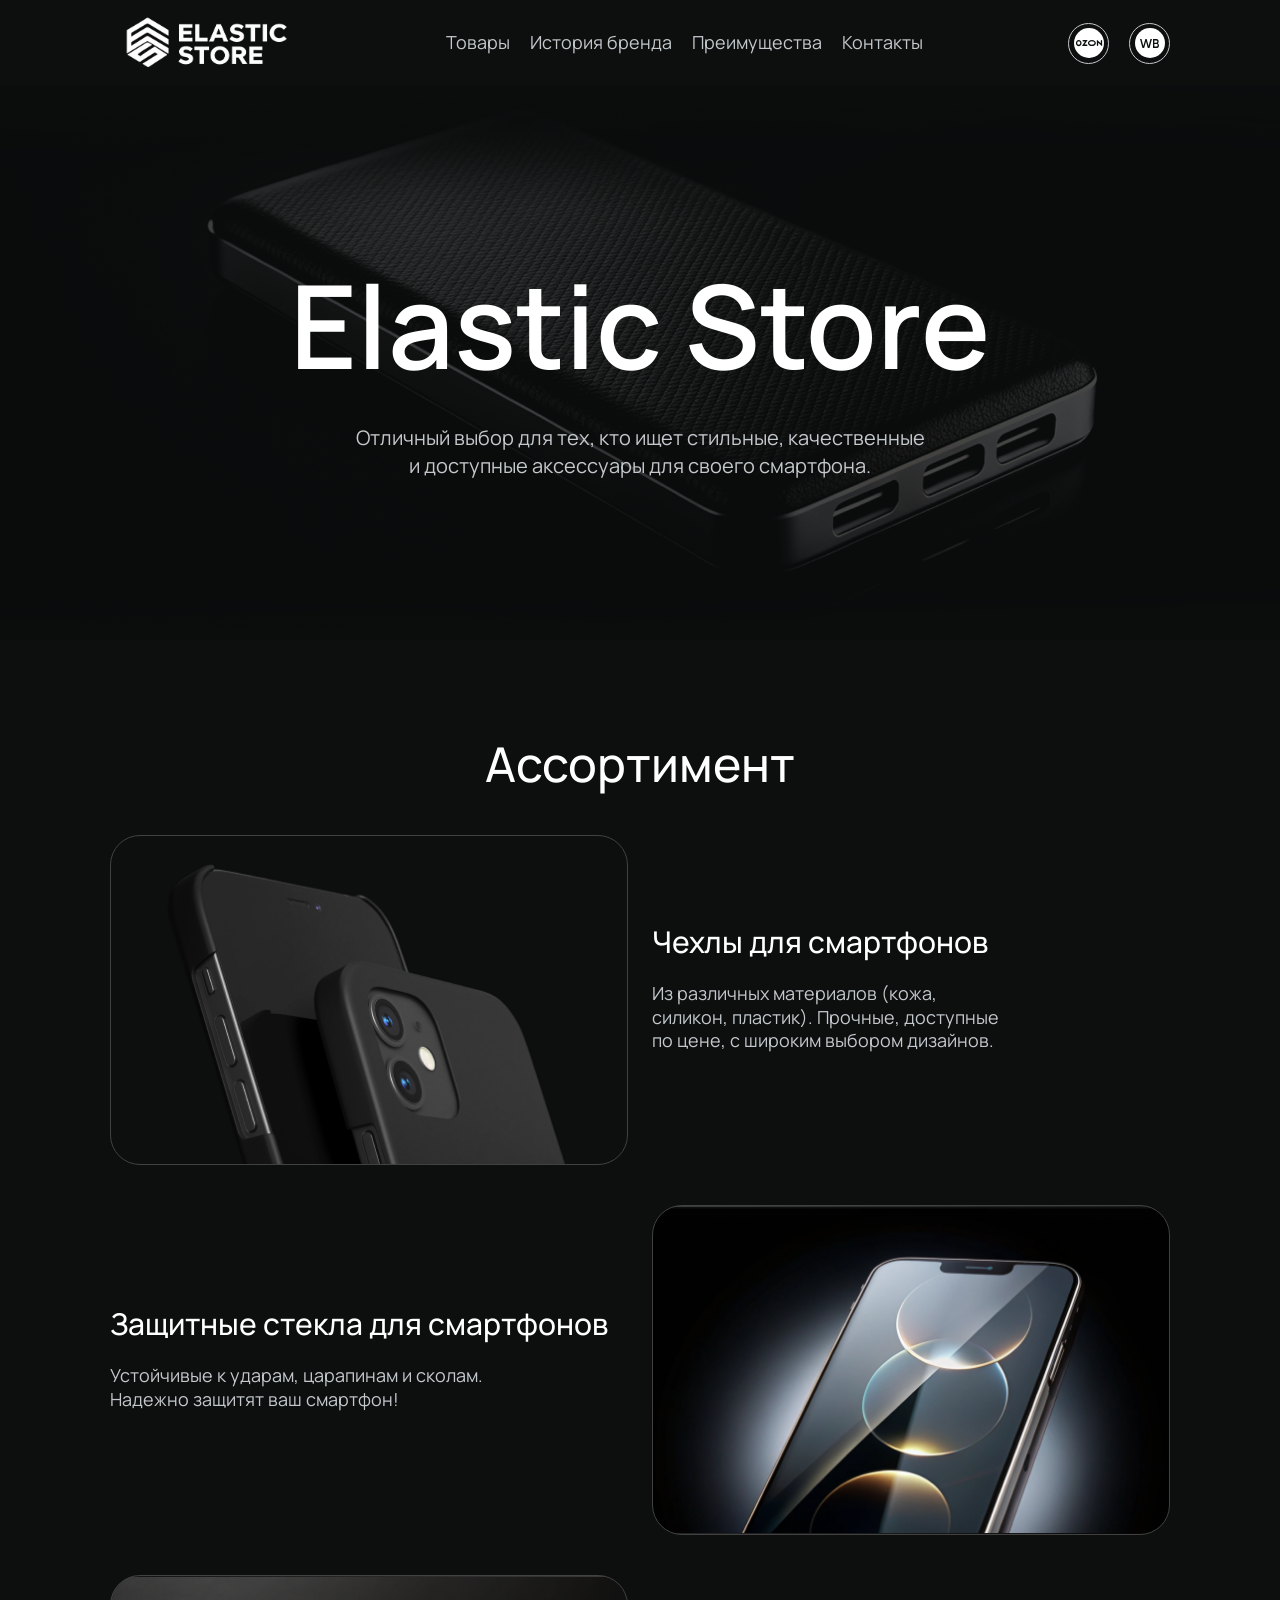
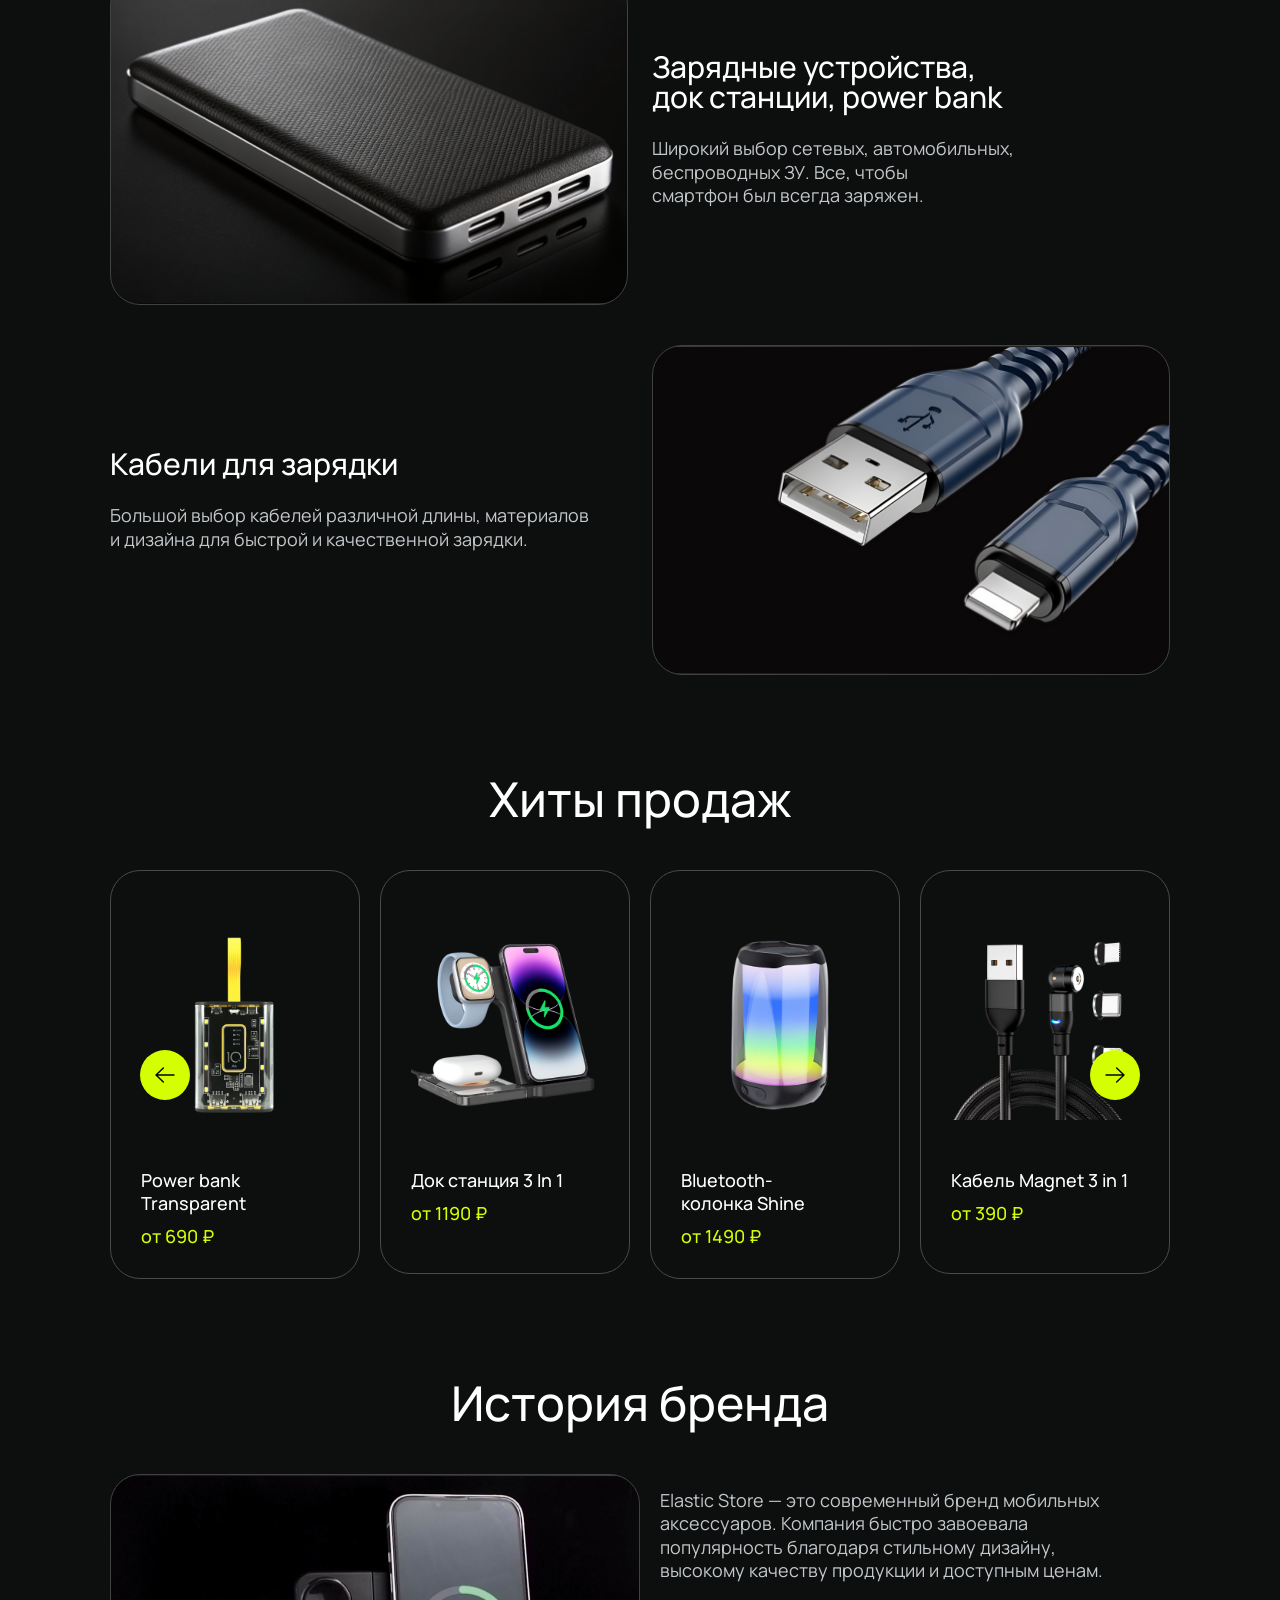
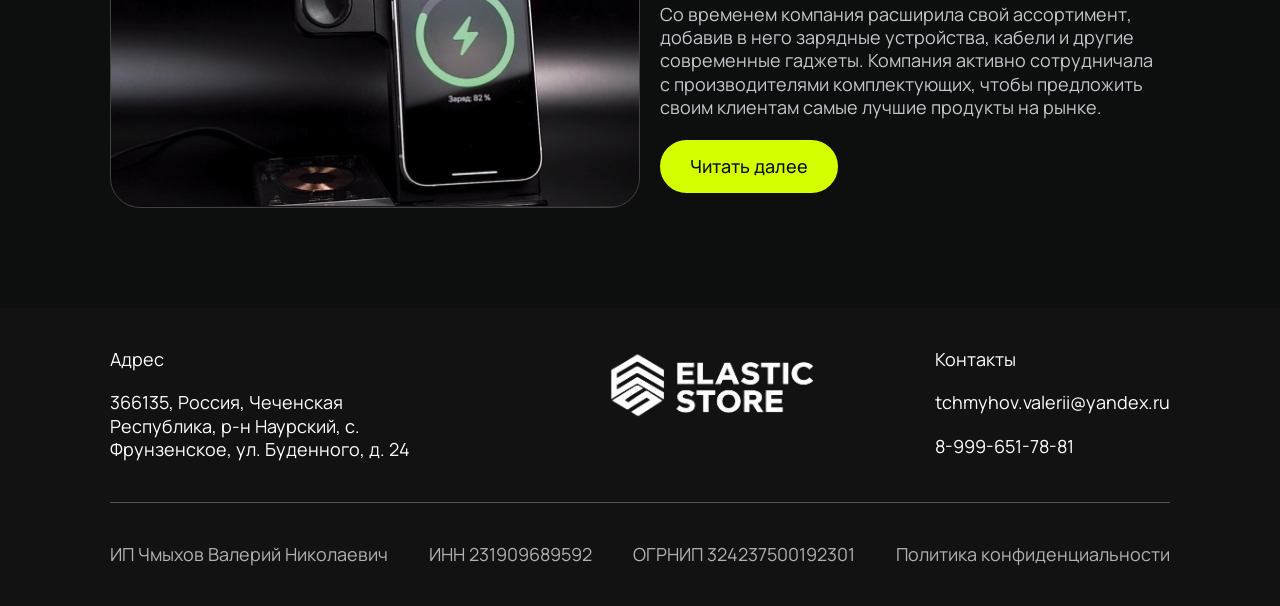
<file: index.html>
<!DOCTYPE html>
<html lang="en">
	<head>
		<meta charset="UTF-8" />
		<meta http-equiv="X-UA-Compatible" content="IE=edge" />
		<meta name="viewport" content="width=device-width, initial-scale=1.0" />
		<title>Elastic Store</title>

		<link rel="stylesheet" href="./css/bootsrtap.css" />
		<link rel="stylesheet" href="./css/main.css?v=elastic-4" />

		<link rel="apple-touch-icon" href="./img/elastic-store-logo.png" />
		<link rel="icon" type="image/svg+xml" sizes="any" href="./img/favicons/elastic-symbol.svg?v=3" />
	</head>

	<body>
		<!-- header -->
		<header class="header">
			<div class="container">
				<div class="header--body row flex-nowrap align-items-center justify-content-between">
					<div class="col-auto">
						<a href="./index.html" class="header--logo">
							<img src="./img/elastic-store-logo-web.png" alt="Elastic Store" />
						</a>
					</div>
					<div class="d-none d-lg-block col-auto">
						<ul class="header--nav">
							<li><a href="index.html#catalog">Товары</a></li>
							<li><a href="about.html">История бренда</a></li>
							<li><a href="about.html#advantages">Преимущества</a></li>
							<li><a href="contacts.html">Контакты</a></li>
						</ul>
					</div>
					<div class="col-auto">
						<ul class="header--stores">
							<!-- <li>
                        <a href="#" target="_blank">
                            <svg class="header--icon header--icon--yandex">
                                <use href="./img/svgsprite/sprite.symbol.svg#Yandex"></use>
                            </svg>
                        </a>
                    </li>  -->
							<li>
								<a href="https://www.ozon.ru/seller/wk-2647711/" aria-label="Ozon" target="_blank">
									<svg class="header--icon header--icon--ozon">
										<use href="./img/svgsprite/sprite.symbol.svg#Ozon"></use>
									</svg>
								</a>
							</li>
							<li>
								<a href="https://www.wildberries.ru/brands/elastic-store" target="_blank">
									<svg class="header--icon header--icon--wb">
										<use href="./img/svgsprite/sprite.symbol.svg#Wb"></use>
									</svg>
								</a>
							</li>
							<li class="d-lg-none">
								<button class="header--btnmenu">
									<span class="l-00"></span>
									<span class="l-01"></span>
									<span class="l-02"></span>
								</button>
							</li>
						</ul>
					</div>
				</div>
			</div>
		</header>

		<div class="mobile-nav">
			<ul class="mobile--menu">
				<li>
					<a class="mobile--menu--link" href="index.html#catalog">Товары</a>
				</li>
				<li>
					<a class="mobile--menu--link" href="about.html">История бренда</a>
				</li>
				<li>
					<a class="mobile--menu--link" href="about.html#advantages">Преимущества</a>
				</li>
				<li>
					<a class="mobile--menu--link" href="contacts.html">Контакты</a>
				</li>
			</ul>
		</div>

		<!-- main -->
		<main>
			<!-- welcome -->
			<section class="welcome row align-items-center justify-content-center">
				<div class="col-auto">
					<h1>Elastic&#160;Store</h1>
					<p class="mb-0">
						Отличный выбор для тех, кто ищет стильные, качественные<br />
						и&#160;доступные аксессуары для своего смартфона.
					</p>
				</div>
			</section>

			<!-- catalog -->
			<section class="catalog block-outfit">
				<div class="container">
					<h2>Ассортимент</h2>
					<div class="catalog-list">
						<!-- item -->
						<div class="catalog-list--item row align-items-center">
							<div class="col-12 col-md-6">
								<div class="catalog-list--img" style="background-image: url(img/catalog/category_00.png);"></div>
							</div>
							<div class="col-12 col-md-6">
								<h4>Чехлы для&#160;смартфонов</h4>
								<p>Из различных материалов (кожа, силикон, пластик). Прочные, доступные по&#160;цене, с&#160;широким выбором дизайнов.</p>
							</div>
						</div>
						<!-- /item -->

						<!-- item -->
						<div class="catalog-list--item row align-items-center">
							<div class="col-12 col-md-6 order-2 order-md-1">
								<h4>Защитные стекла для&#160;смартфонов</h4>
								<p>Устойчивые к&#160;ударам, царапинам и&#160;сколам. Надежно защитят ваш смартфон!</p>
							</div>
							<div class="col-12 col-md-6 order-1 order-md-2">
								<div class="catalog-list--img" style="background-image: url(img/catalog/category_01.png);"></div>
							</div>
						</div>
						<!-- /item -->

						<!-- item -->
						<div class="catalog-list--item row align-items-center">
							<div class="col-12 col-md-6">
								<div class="catalog-list--img" style="background-image: url(img/catalog/category_02.png);"></div>
							</div>
							<div class="col-12 col-md-6">
								<h4>Зарядные устройства, док станции, power bank</h4>
								<p>Широкий выбор сетевых, автомобильных, беспроводных&#160;ЗУ. Все, чтобы смартфон был всегда заряжен.</p>
							</div>
						</div>
						<!-- /item -->
						<!-- item -->
						<div class="catalog-list--item row align-items-center">
							<div class="col-12 col-md-6 order-2 order-md-1">
								<h4>Кабели для&#160;зарядки</h4>
								<p>Большой выбор кабелей различной длины, материалов и&#160;дизайна для&#160;быстрой и&#160;качественной зарядки.</p>
							</div>
							<div class="col-12 col-md-6 order-1 order-md-2">
								<div class="catalog-list--img" style="background-image: url(img/catalog/category_03.png);"></div>
							</div>
						</div>
						<!-- /item -->
					</div>
				</div>
			</section>

			<!-- hits sales -->
			<section class="catalog-hits block-outfit" id="catalog">
				<div class="container">
					<h2>Хиты продаж</h2>
					<div class="hits--slider swiper">
						<div class="swiper-wrapper">
							<!-- item -->
							<div class="hits--slider--item swiper-slide">
								<div class="gcard">
									<div class="gcard--gbox">
										<picture class="gcard--img">
											<img src="./img/catalog/good_00.png" alt="" />
										</picture>
										<picture class="gcard--img">
											<img src="./img/catalog/good_00_hover.png" alt="" />
										</picture>
									</div>
									<div class="gcard--title">Power bank Transparent</div>
									<div class="gcard--price">от&#160;690 ₽</div>
								</div>
							</div>
							<!-- /item -->

							<!-- item -->
							<div class="hits--slider--item swiper-slide">
								<div class="gcard">
									<div class="gcard--gbox">
										<picture class="gcard--img">
											<img src="./img/catalog/good_01.png" alt="" />
										</picture>
										<picture class="gcard--img">
											<img src="./img/catalog/good_01_hover.png" alt="" />
										</picture>
									</div>
									<div class="gcard--title">Док станция 3 In&#160;1</div>
									<div class="gcard--price">от&#160;1190 ₽</div>
								</div>
							</div>
							<!-- /item -->

							<!-- item -->
							<div class="hits--slider--item swiper-slide">
								<div class="gcard">
									<div class="gcard--gbox">
										<picture class="gcard--img">
											<img src="./img/catalog/good_02.png" alt="" />
										</picture>
										<picture class="gcard--img">
											<img src="./img/catalog/good_02_hover.png" alt="" />
										</picture>
									</div>
									<div class="gcard--title">Bluetooth-колонка Shine</div>
									<div class="gcard--price">от&#160;1490 ₽</div>
								</div>
							</div>
							<!-- /item -->

							<!-- item -->
							<div class="hits--slider--item swiper-slide">
								<div class="gcard">
									<div class="gcard--gbox">
										<picture class="gcard--img">
											<img src="./img/catalog/good_03.png" alt="" />
										</picture>
										<picture class="gcard--img">
											<img src="./img/catalog/good_03_hover.png" alt="" />
										</picture>
									</div>
									<div class="gcard--title">Кабель Magnet 3 in&#160;1</div>
									<div class="gcard--price">от&#160;390 ₽</div>
								</div>
							</div>
							<!-- /item -->

							<!-- item -->
							<div class="hits--slider--item swiper-slide">
								<div class="gcard">
									<div class="gcard--gbox">
										<picture class="gcard--img">
											<img src="./img/catalog/good_04.png" alt="" />
										</picture>
										<picture class="gcard--img">
											<img src="./img/catalog/good_04_hover.png" alt="" />
										</picture>
									</div>
									<div class="gcard--title">Ремешки для Apple Watch</div>
									<div class="gcard--price">от&#160;140 ₽</div>
								</div>
							</div>
							<!-- /item -->

							<!-- item -->
							<div class="hits--slider--item swiper-slide">
								<div class="gcard">
									<div class="gcard--gbox">
										<picture class="gcard--img">
											<img src="./img/catalog/good_05.png" alt="" />
										</picture>
										<picture class="gcard--img">
											<img src="./img/catalog/good_05_hover.png" alt="" />
										</picture>
									</div>
									<div class="gcard--title">Power Bank mini 4800 mAh</div>
									<div class="gcard--price">от&#160;590 ₽</div>
								</div>
							</div>
							<!-- /item -->
						</div>

						<div class="hits--slider-btn hits--slider-prev">
							<svg class="header--icon header--icon--yandex">
								<use href="./img/svgsprite/sprite.symbol.svg#arrow-left"></use>
							</svg>
						</div>
						<div class="hits--slider-btn hits--slider-next">
							<svg class="header--icon header--icon--yandex">
								<use href="./img/svgsprite/sprite.symbol.svg#arrow-right"></use>
							</svg>
						</div>
					</div>
				</div>
			</section>

			<!-- history brand -->
			<section class="history block-outfit">
				<div class="container">
					<h2>История бренда</h2>
					<div class="row g-0">
						<div class="col-12 col-md-6 mb-2 mb-md-0">
							<div class="history-img" style="background-image: url(img/history-00.png);"></div>
						</div>
						<div class="col-12 col-md-6">
							<div class="history-text">
								<p>
									Elastic&#160;Store&#160;&#8212; это современный бренд мобильных аксессуаров. Компания быстро завоевала популярность благодаря стильному дизайну,
									высокому качеству продукции и&#160;доступным ценам.
								</p>
								<p>
									Со&#160;временем компания расширила свой ассортимент, добавив в&#160;него зарядные устройства, кабели и&#160;другие современные гаджеты. Компания
									активно сотрудничала с&#160;производителями комплектующих, чтобы предложить своим клиентам самые лучшие продукты на&#160;рынке.
								</p>
								<a href="about.html" class="mbtn mbtn-primary">Читать далее</a>
							</div>
						</div>
					</div>
				</div>
			</section>
		</main>
		<!-- /main -->

		<!-- footer -->
		<footer class="footer">
			<div class="container">
				<div class="footer-info">
					<div class="row justify-content-between">
						<div class="col-12 col-lg-auto order-3 order-lg-1 pt-4 pt-lg-0">
							<div class="footer-address">
								<h6>Адрес</h6>
								<p class="mb-0">366135, Россия, Чеченская Республика, р-н Наурский, с. Фрунзенское, ул. Буденного, д. 24</p>
							</div>
						</div>
						<div class="col-12 col-lg-auto order-1 order-lg-2">
							<a href="./index.html" class="footer-logo"><img src="./img/elastic-store-logo-web.png" alt="Elastic Store"/></a>
						</div>
						<div class="col-12 col-lg-auto order-2 order-lg-3 pt-4 pt-lg-0">
							<h6>Контакты</h6>
							<ul>
								<li><a href="mailto:tchmyhov.valerii@yandex.ru">tchmyhov.valerii@yandex.ru</a></li>
								<li><a href="tel:+79996517881">8-999-651-78-81</a></li>
							</ul>
						</div>
					</div>
				</div>
				<div class="footer-copyright">
					<div class="row justify-content-between">
						<div class="col-12 col-lg-3 col-xl-auto mb-3 mb-xl-0">ИП&#160;Чмыхов Валерий Николаевич</div>
						<div class="col-12 col-lg-3 col-xl-auto mb-3 mb-xl-0">ИНН <br class="d-none d-lg-block d-xl-none"/>231909689592</div>
						<div class="col-12 col-lg-3 col-xl-auto mb-3 mb-xl-0">ОГРНИП 324237500192301</div>
						<div class="col-12 col-lg-3 col-xl-auto"><a href="policy.html">Политика конфиденциальности</a></div>
					</div>
				</div>
			</div>
		</footer>
		<!-- /footer -->

		<script src="./js/main.bundle.js"></script>
		<script src="./js/index.bundle.js"></script>
	</body>
</html>
</file>
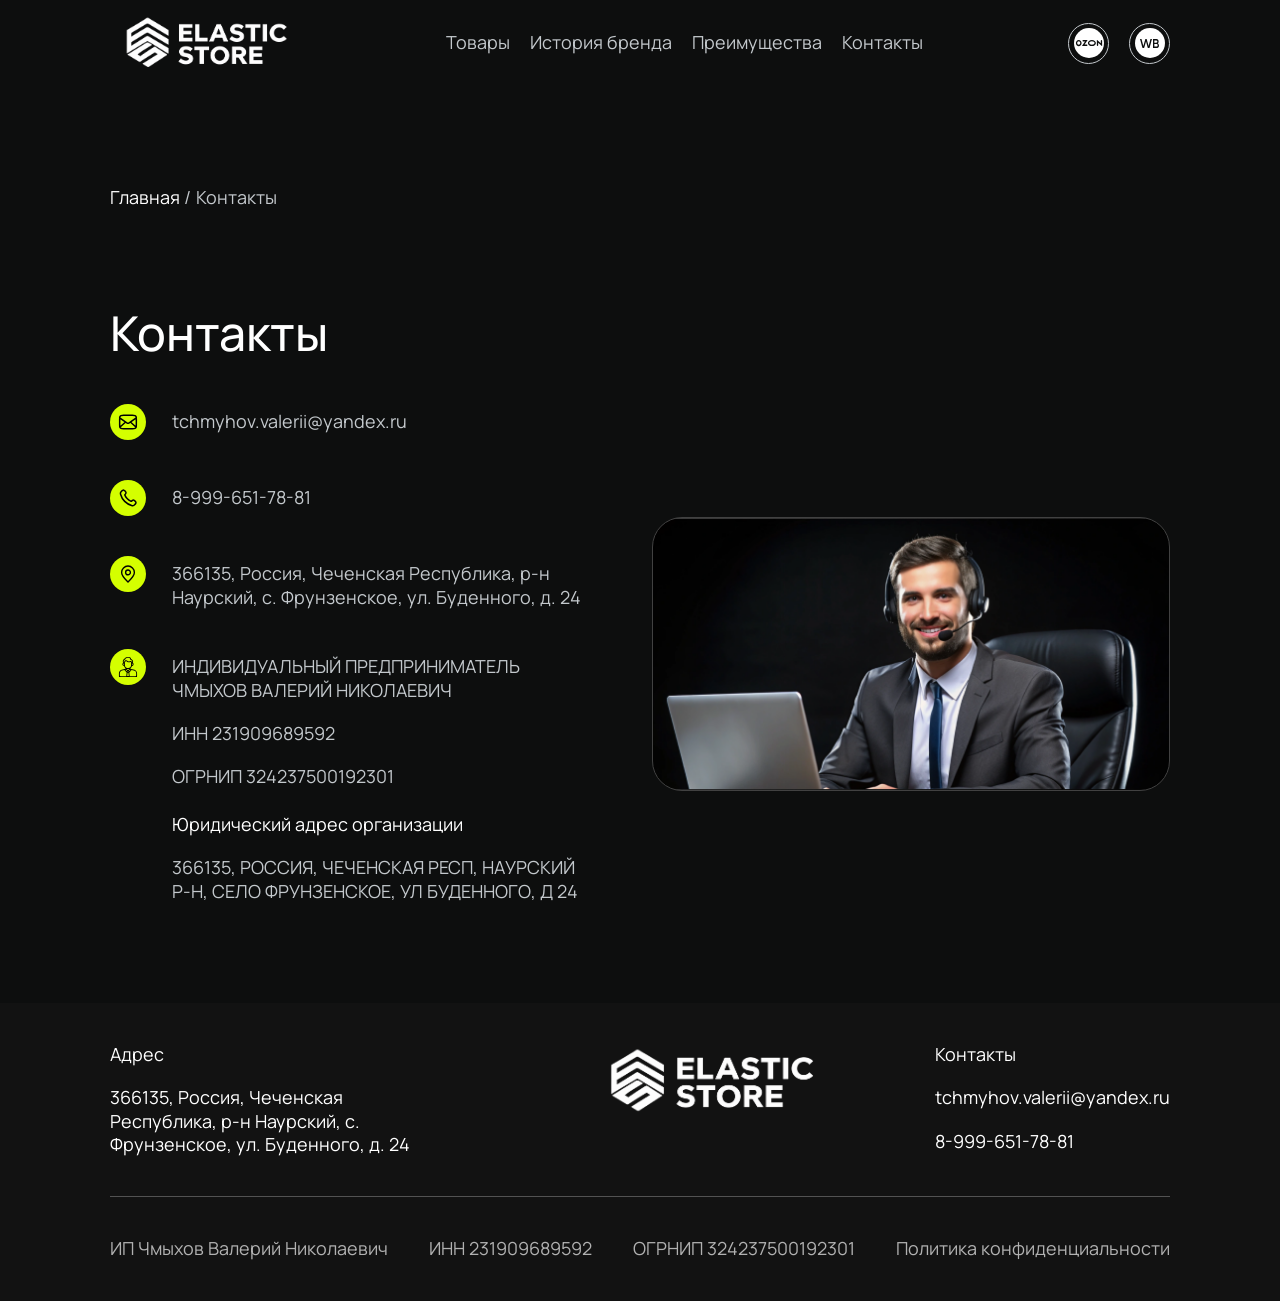
<file: contacts.html>
<!DOCTYPE html>
<html lang="en">
	<head>
		<meta charset="UTF-8" />
		<meta http-equiv="X-UA-Compatible" content="IE=edge" />
		<meta name="viewport" content="width=device-width, initial-scale=1.0" />
		<title>Elastic Store</title>

		<link rel="stylesheet" href="./css/bootsrtap.css" />
		<link rel="stylesheet" href="./css/main.css?v=elastic-4" />

		<link rel="apple-touch-icon" href="./img/elastic-store-logo.png" />
		<link rel="icon" type="image/svg+xml" sizes="any" href="./img/favicons/elastic-symbol.svg?v=3" />
	</head>

	<body>
		<!-- header -->
		<header class="header">
			<div class="container">
				<div class="header--body row flex-nowrap align-items-center justify-content-between">
					<div class="col-auto">
						<a href="./index.html" class="header--logo">
							<img src="./img/elastic-store-logo-web.png" alt="Elastic Store" />
						</a>
					</div>
					<div class="d-none d-lg-block col-auto">
						<ul class="header--nav">
							<li><a href="index.html#catalog">Товары</a></li>
							<li><a href="about.html">История бренда</a></li>
							<li><a href="about.html#advantages">Преимущества</a></li>
							<li><a href="contacts.html">Контакты</a></li>
						</ul>
					</div>
					<div class="col-auto">
						<ul class="header--stores">
							<!-- <li>
                        <a href="#" target="_blank">
                            <svg class="header--icon header--icon--yandex">
                                <use href="./img/svgsprite/sprite.symbol.svg#Yandex"></use>
                            </svg>
                        </a>
                    </li>  -->
							<li>
								<a href="https://www.ozon.ru/seller/wk-2647711/" aria-label="Ozon" target="_blank">
									<svg class="header--icon header--icon--ozon">
										<use href="./img/svgsprite/sprite.symbol.svg#Ozon"></use>
									</svg>
								</a>
							</li>
							<li>
								<a href="https://www.wildberries.ru/brands/elastic-store" target="_blank">
									<svg class="header--icon header--icon--wb">
										<use href="./img/svgsprite/sprite.symbol.svg#Wb"></use>
									</svg>
								</a>
							</li>
							<li class="d-lg-none">
								<button class="header--btnmenu">
									<span class="l-00"></span>
									<span class="l-01"></span>
									<span class="l-02"></span>
								</button>
							</li>
						</ul>
					</div>
				</div>
			</div>
		</header>

		<div class="mobile-nav">
			<ul class="mobile--menu">
				<li>
					<a class="mobile--menu--link" href="index.html#catalog">Товары</a>
				</li>
				<li>
					<a class="mobile--menu--link" href="about.html">История бренда</a>
				</li>
				<li>
					<a class="mobile--menu--link" href="about.html#advantages">Преимущества</a>
				</li>
				<li>
					<a class="mobile--menu--link" href="contacts.html">Контакты</a>
				</li>
			</ul>
		</div>

		<!-- main -->
		<main>
			<section class="pageIn">
				<div class="container">
					<!-- breadcrumb -->
					<nav class="crumbs">
						<ol>
							<li class="crumb"><a href="./index.html">Главная</a></li>
							<li class="crumb">Контакты</li>
						</ol>
					</nav>
					<!-- /breadcrumb -->

					<h2 class="text-start">Контакты</h2>

					<div class="contacts">
						<div class="row align-items-center">
							<div class="col-12 col-md-6">
								<ul>
									<li>
										<div class="contacts--icon">
											<svg>
												<use href="./img/svgsprite/sprite.symbol.svg#mail"></use>
											</svg>
										</div>
										<div class="contacts--text">
											<a href="mailto:tchmyhov.valerii@yandex.ru">tchmyhov.valerii@yandex.ru</a>
										</div>
									</li>

									<li>
										<div class="contacts--icon">
											<svg>
												<use href="./img/svgsprite/sprite.symbol.svg#phone"></use>
											</svg>
										</div>
										<div class="contacts--text">
											<a href="tel:+79996517881">8-999-651-78-81</a>
										</div>
									</li>

									<li>
										<div class="contacts--icon">
											<svg>
												<use href="./img/svgsprite/sprite.symbol.svg#pin"></use>
											</svg>
										</div>
										<div class="contacts--text">366135, Россия, Чеченская Республика, р-н Наурский, с. Фрунзенское, ул. Буденного, д. 24</div>
									</li>

									<li>
										<div class="contacts--icon">
											<svg>
												<use href="./img/svgsprite/sprite.symbol.svg#user"></use>
											</svg>
										</div>
										<div class="contacts--text">
											<p>ИНДИВИДУАЛЬНЫЙ ПРЕДПРИНИМАТЕЛЬ ЧМЫХОВ ВАЛЕРИЙ НИКОЛАЕВИЧ</p>
											<p>ИНН 231909689592</p>
											<p>ОГРНИП 324237500192301</p>
											<p class="contacts--legal-label">Юридический адрес организации</p>
											<p class="mb-0">366135, РОССИЯ, ЧЕЧЕНСКАЯ РЕСП, НАУРСКИЙ Р-Н, СЕЛО ФРУНЗЕНСКОЕ, УЛ БУДЕННОГО, Д 24</p>
										</div>
									</li>
								</ul>
							</div>
							<div class="col-12 col-md-6 mt-4 mt-sm-5 mt-md-0">
								<div class="contacts--img"></div>
							</div>
						</div>
					</div>
				</div>
			</section>
		</main>
		<!-- /main -->

		<!-- footer -->
		<footer class="footer">
			<div class="container">
				<div class="footer-info">
					<div class="row justify-content-between">
						<div class="col-12 col-lg-auto order-3 order-lg-1 pt-4 pt-lg-0">
							<div class="footer-address">
								<h6>Адрес</h6>
								<p class="mb-0">366135, Россия, Чеченская Республика, р-н Наурский, с. Фрунзенское, ул. Буденного, д. 24</p>
							</div>
						</div>
						<div class="col-12 col-lg-auto order-1 order-lg-2">
							<a href="./index.html" class="footer-logo"><img src="./img/elastic-store-logo-web.png" alt="Elastic Store"/></a>
						</div>
						<div class="col-12 col-lg-auto order-2 order-lg-3 pt-4 pt-lg-0">
							<h6>Контакты</h6>
							<ul>
								<li><a href="mailto:tchmyhov.valerii@yandex.ru">tchmyhov.valerii@yandex.ru</a></li>
								<li><a href="tel:+79996517881">8-999-651-78-81</a></li>
							</ul>
						</div>
					</div>
				</div>
				<div class="footer-copyright">
					<div class="row justify-content-between">
						<div class="col-12 col-lg-3 col-xl-auto mb-3 mb-xl-0">ИП&#160;Чмыхов Валерий Николаевич</div>
						<div class="col-12 col-lg-3 col-xl-auto mb-3 mb-xl-0">ИНН <br class="d-none d-lg-block d-xl-none"/>231909689592</div>
						<div class="col-12 col-lg-3 col-xl-auto mb-3 mb-xl-0">ОГРНИП 324237500192301</div>
						<div class="col-12 col-lg-3 col-xl-auto"><a href="policy.html">Политика конфиденциальности</a></div>
					</div>
				</div>
			</div>
		</footer>
		<!-- /footer -->

		<script src="./js/main.bundle.js"></script>
	</body>
</html>
</file>
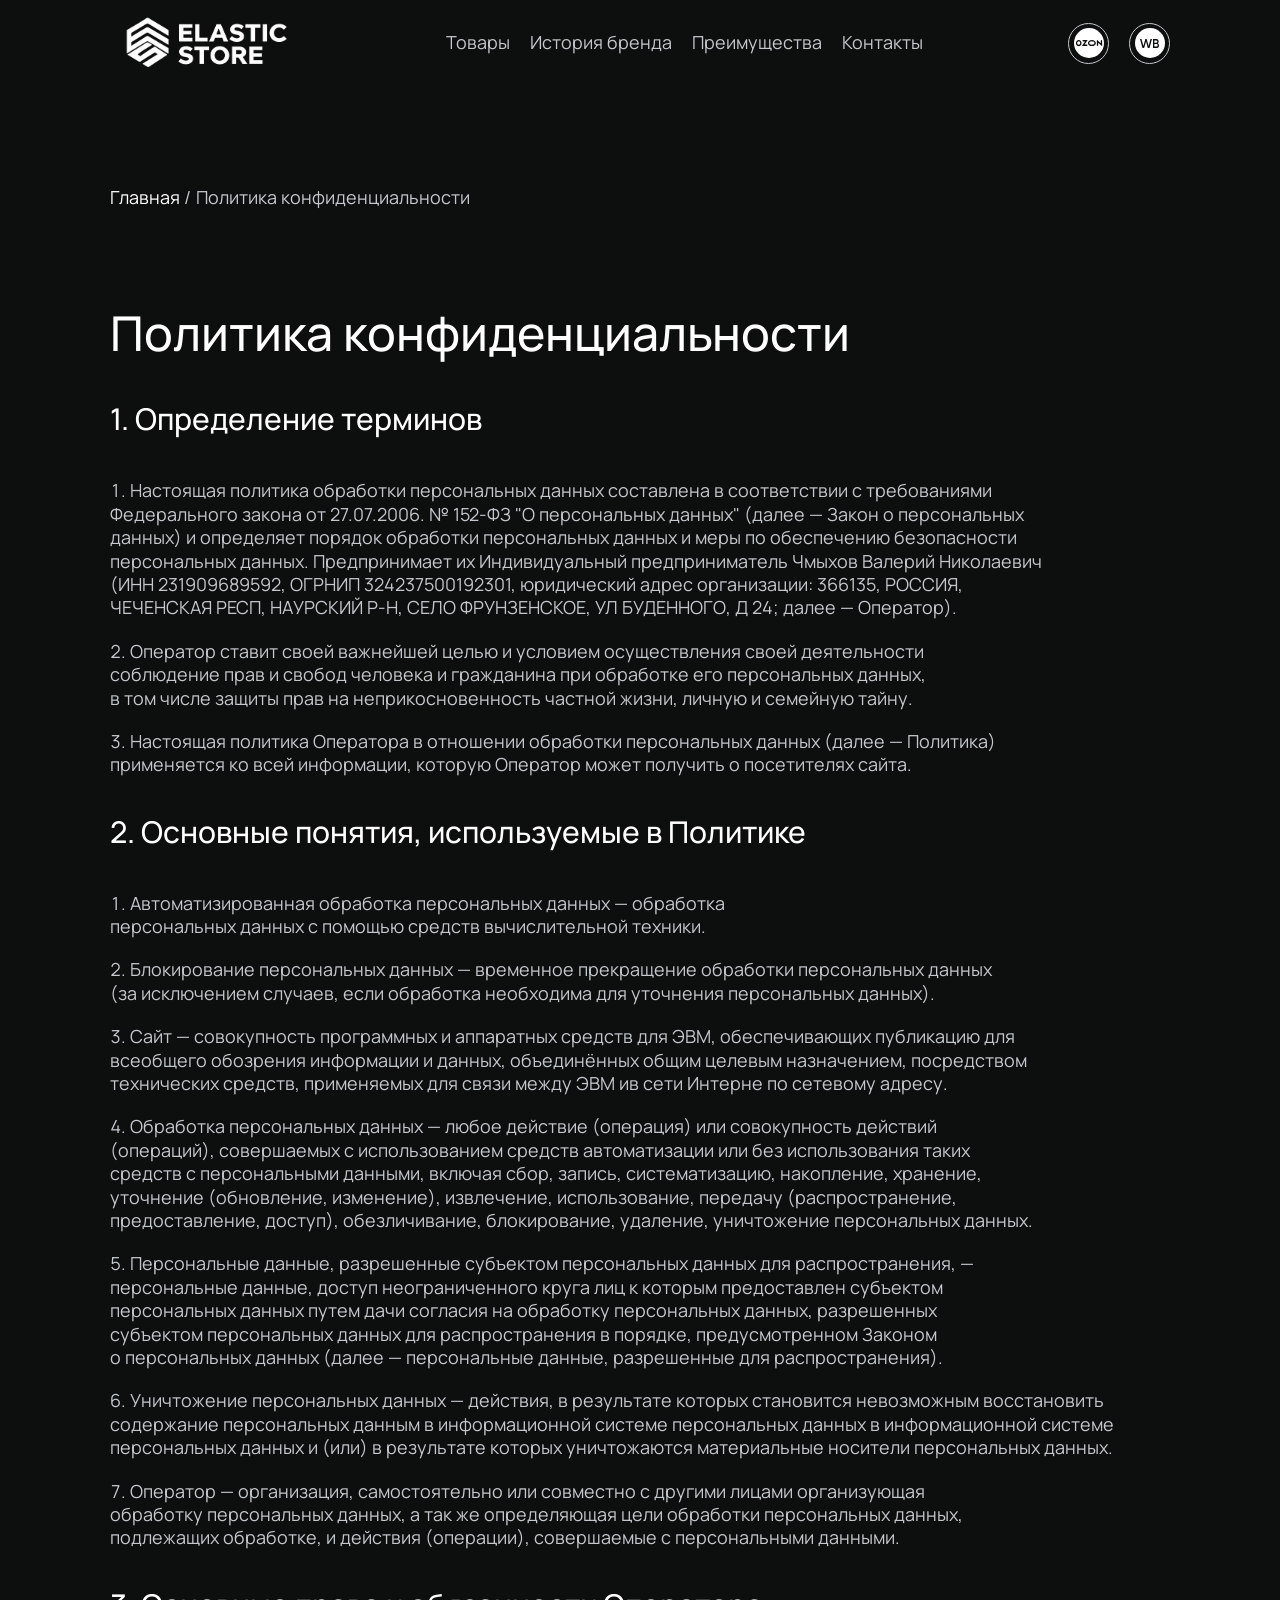
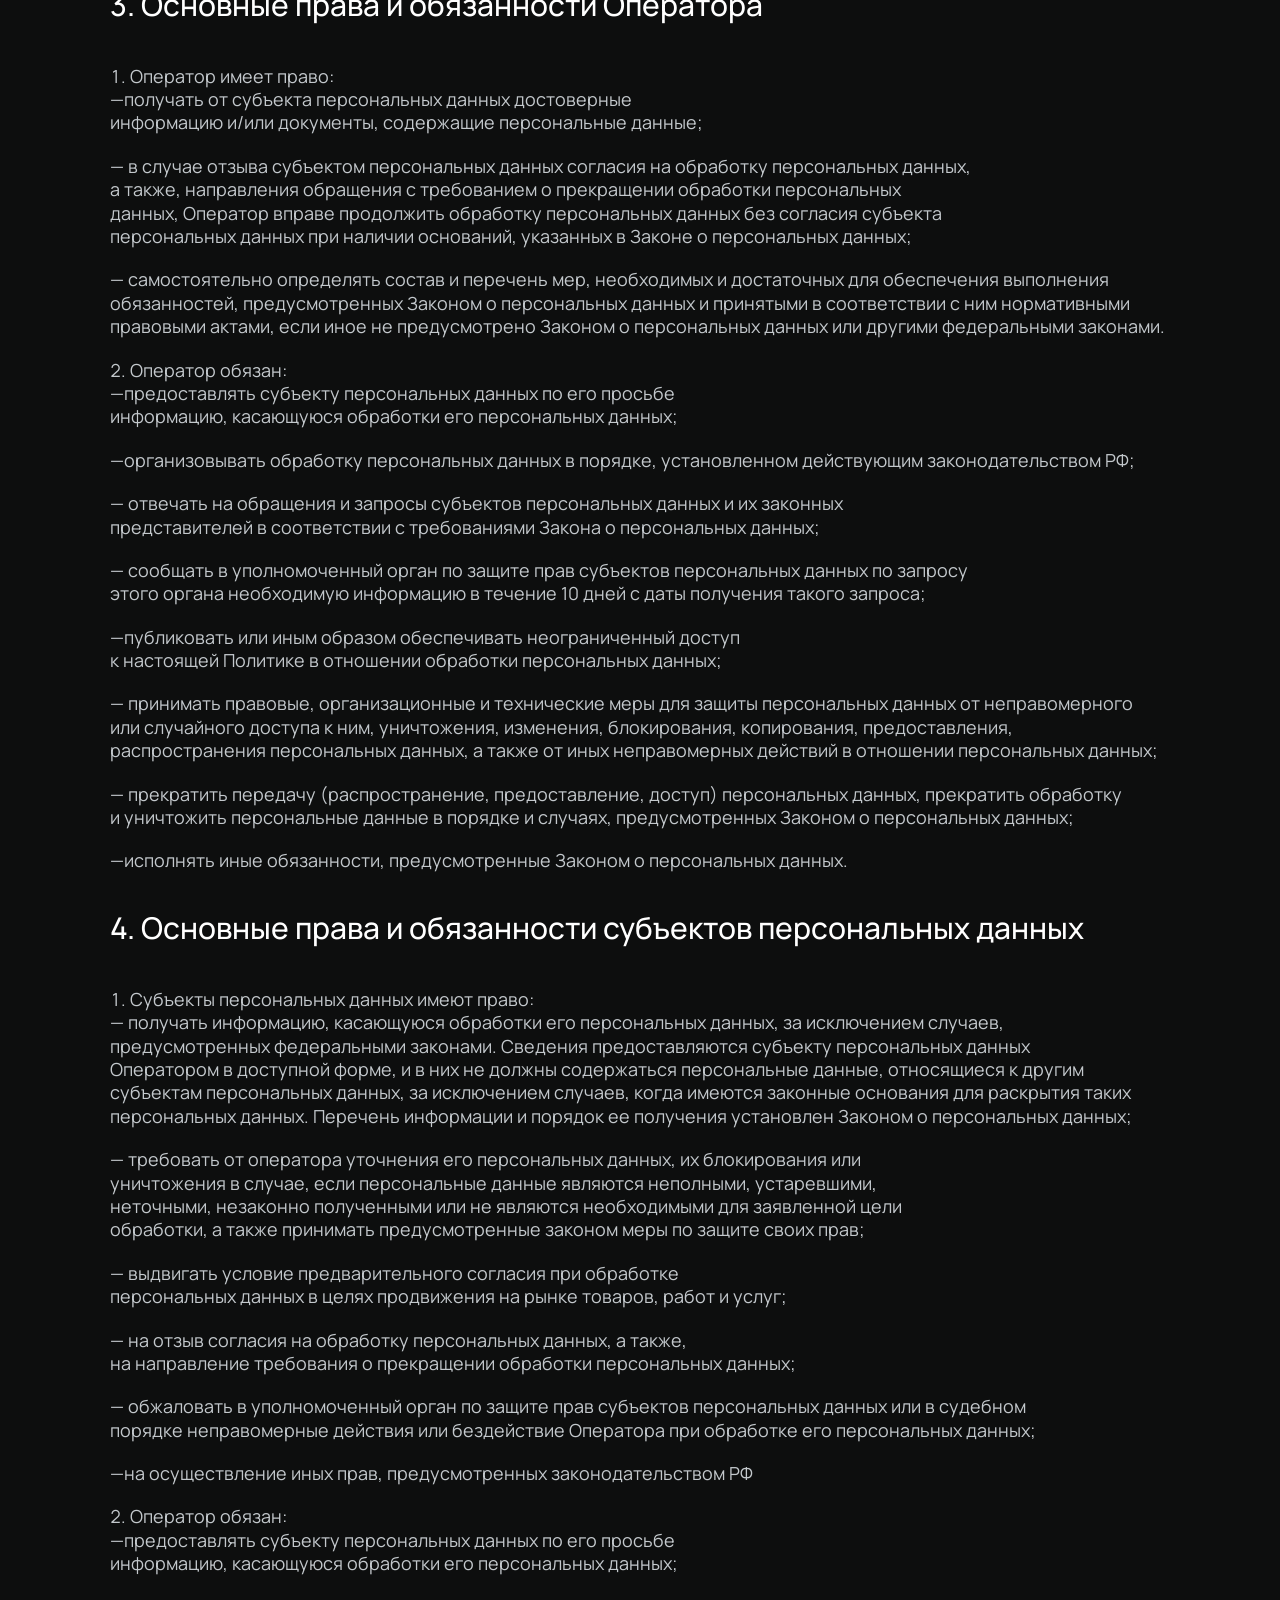
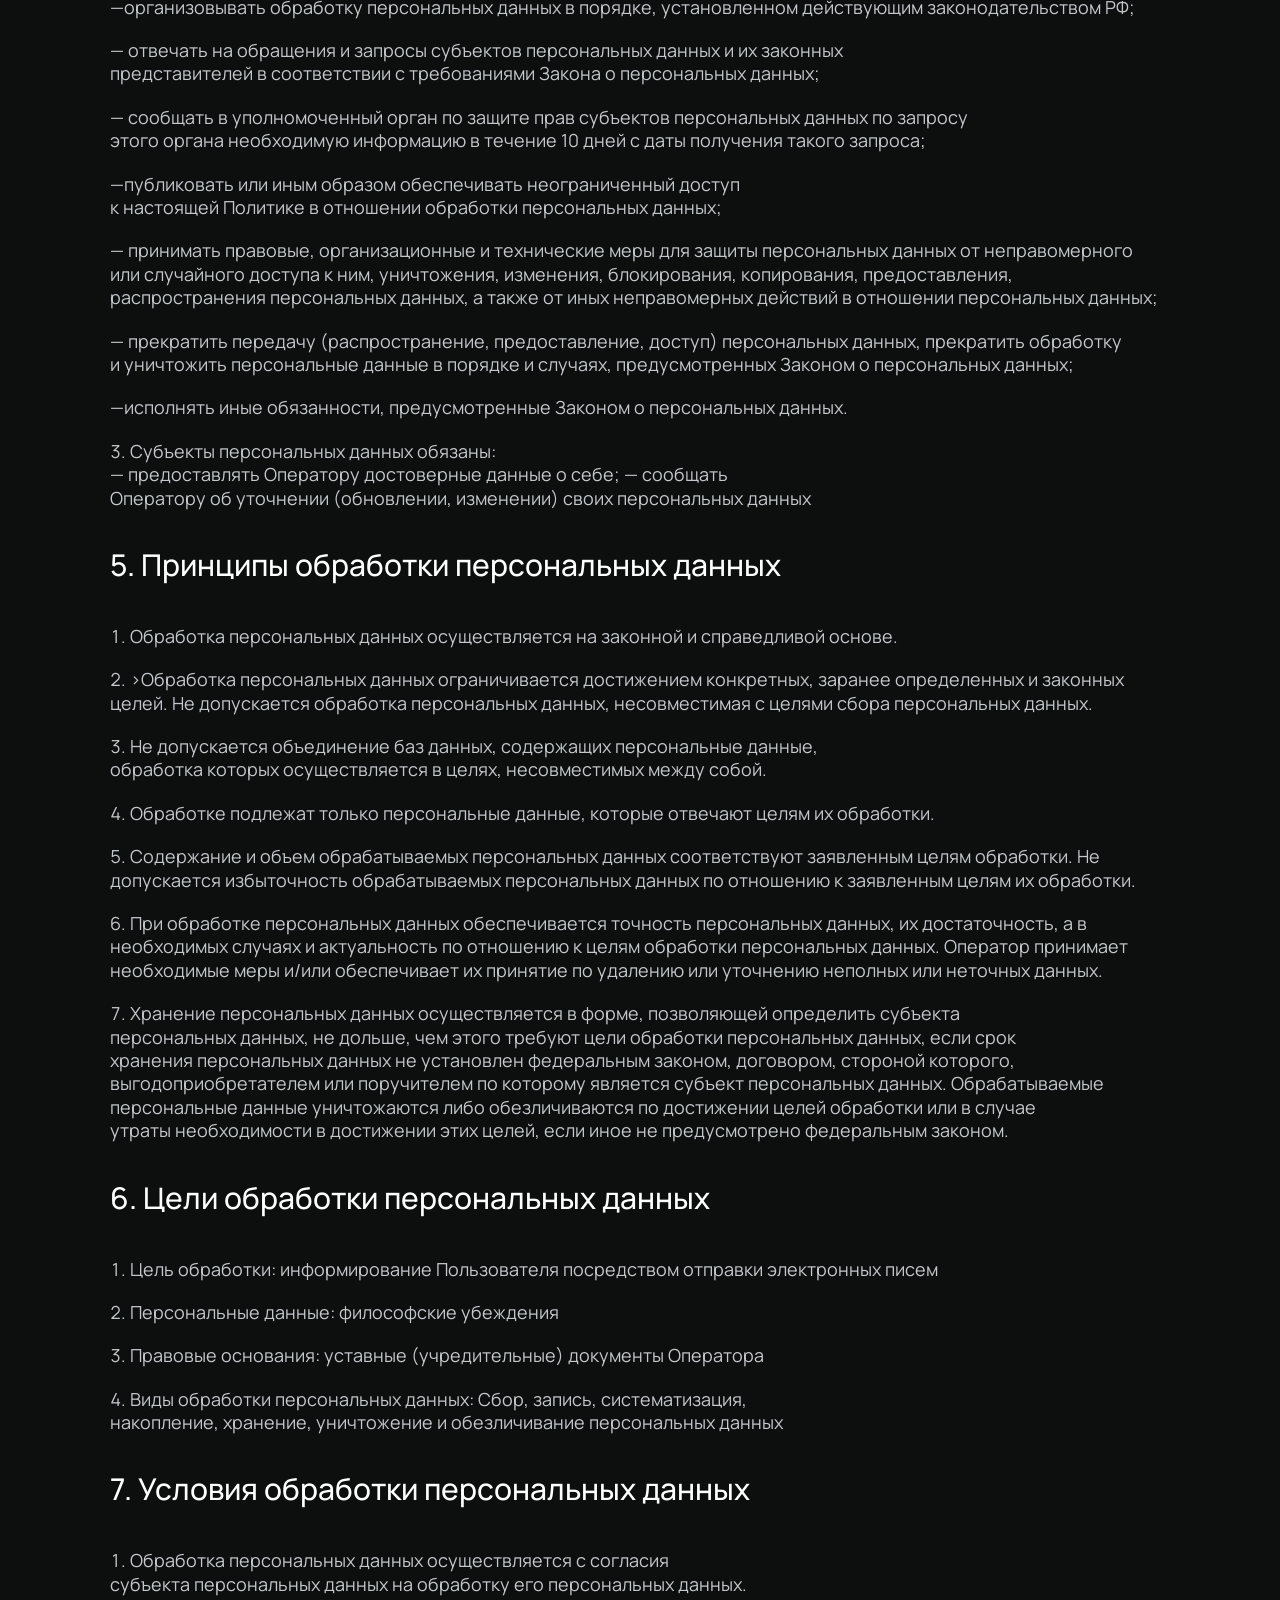
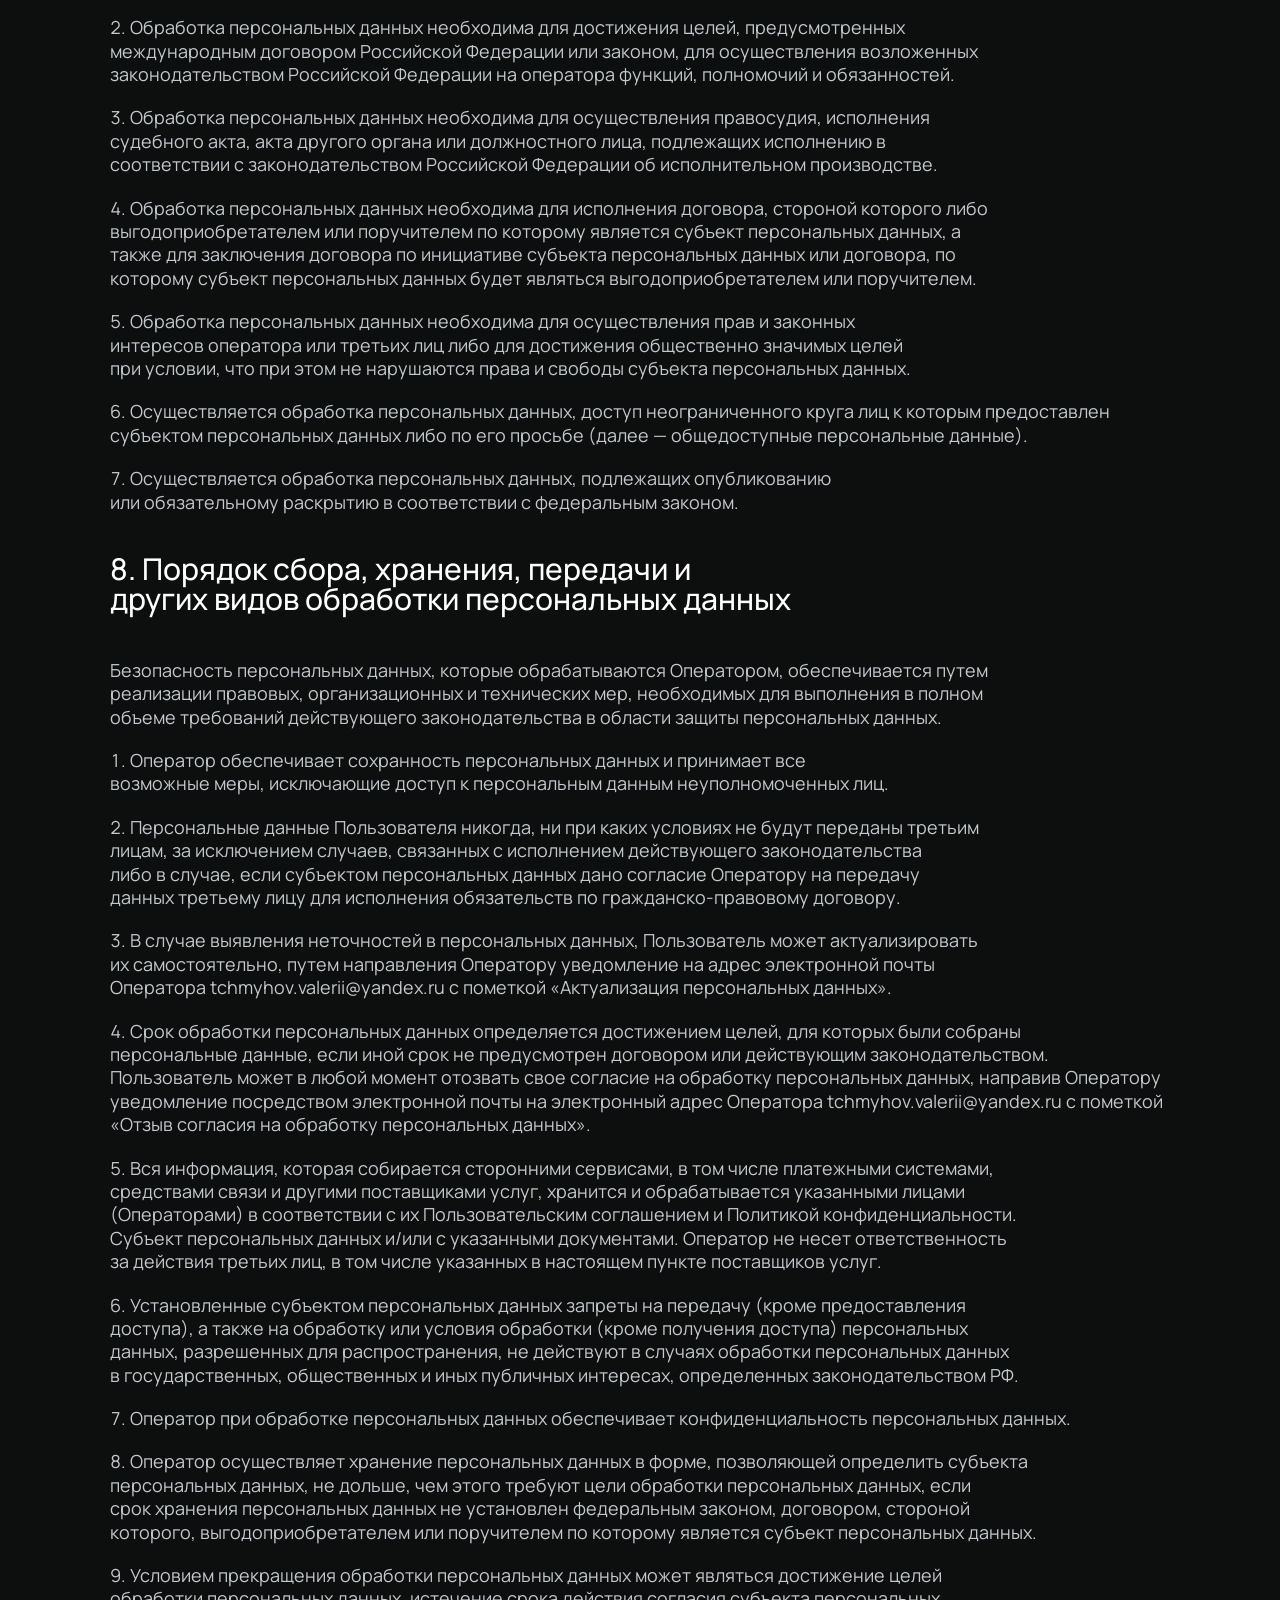
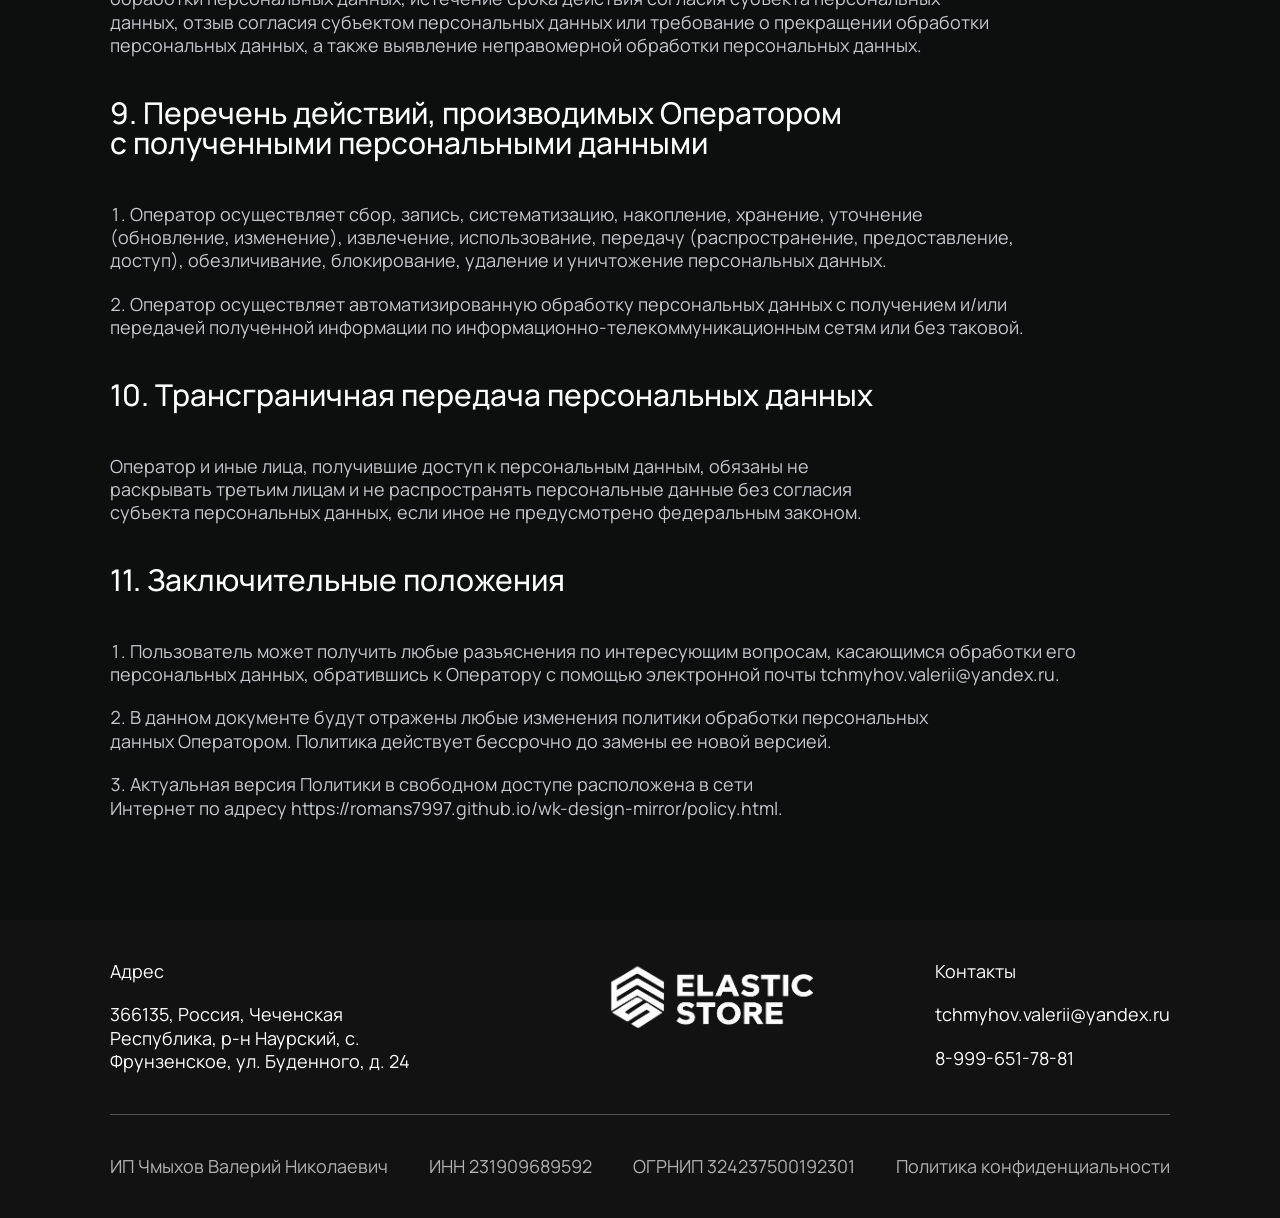
<file: policy.html>
<!DOCTYPE html>
<html lang="en">
	<head>
		<meta charset="UTF-8" />
		<meta http-equiv="X-UA-Compatible" content="IE=edge" />
		<meta name="viewport" content="width=device-width, initial-scale=1.0" />
		<title>Elastic Store</title>

		<link rel="stylesheet" href="./css/bootsrtap.css" />
		<link rel="stylesheet" href="./css/main.css?v=elastic-4" />

		<link rel="apple-touch-icon" href="./img/elastic-store-logo.png" />
		<link rel="icon" type="image/svg+xml" sizes="any" href="./img/favicons/elastic-symbol.svg?v=3" />
	</head>

	<body>
		<!-- header -->
		<header class="header">
			<div class="container">
				<div class="header--body row flex-nowrap align-items-center justify-content-between">
					<div class="col-auto">
						<a href="./index.html" class="header--logo">
							<img src="./img/elastic-store-logo-web.png" alt="Elastic Store" />
						</a>
					</div>
					<div class="d-none d-lg-block col-auto">
						<ul class="header--nav">
							<li><a href="index.html#catalog">Товары</a></li>
							<li><a href="about.html">История бренда</a></li>
							<li><a href="about.html#advantages">Преимущества</a></li>
							<li><a href="contacts.html">Контакты</a></li>
						</ul>
					</div>
					<div class="col-auto">
						<ul class="header--stores">
							<!-- <li>
                        <a href="#" target="_blank">
                            <svg class="header--icon header--icon--yandex">
                                <use href="./img/svgsprite/sprite.symbol.svg#Yandex"></use>
                            </svg>
                        </a>
                    </li>  -->
							<li>
								<a href="https://www.ozon.ru/seller/wk-2647711/" aria-label="Ozon" target="_blank">
									<svg class="header--icon header--icon--ozon">
										<use href="./img/svgsprite/sprite.symbol.svg#Ozon"></use>
									</svg>
								</a>
							</li>
							<li>
								<a href="https://www.wildberries.ru/brands/elastic-store" target="_blank">
									<svg class="header--icon header--icon--wb">
										<use href="./img/svgsprite/sprite.symbol.svg#Wb"></use>
									</svg>
								</a>
							</li>
							<li class="d-lg-none">
								<button class="header--btnmenu">
									<span class="l-00"></span>
									<span class="l-01"></span>
									<span class="l-02"></span>
								</button>
							</li>
						</ul>
					</div>
				</div>
			</div>
		</header>

		<div class="mobile-nav">
			<ul class="mobile--menu">
				<li>
					<a class="mobile--menu--link" href="index.html#catalog">Товары</a>
				</li>
				<li>
					<a class="mobile--menu--link" href="about.html">История бренда</a>
				</li>
				<li>
					<a class="mobile--menu--link" href="about.html#advantages">Преимущества</a>
				</li>
				<li>
					<a class="mobile--menu--link" href="contacts.html">Контакты</a>
				</li>
			</ul>
		</div>

		<!-- main -->
		<main>
			<section class="pageIn">
				<div class="container">
					<!-- breadcrumb -->
					<nav class="crumbs">
						<ol>
							<li class="crumb"><a href="./index.html">Главная</a></li>
							<li class="crumb">Политика конфиденциальности</li>
						</ol>
					</nav>
					<!-- /breadcrumb -->
					<div class="text-page">
						<h2 class="text-start">Политика конфиденциальности</h2>
						<h3>1. Определение терминов</h3>
						<ol>
							<li>
								Настоящая политика обработки персональных данных составлена в соответствии с требованиями Федерального закона от 27.07.2006. № 152-ФЗ "О персональных данных" (далее — Закон о персональных данных) и определяет порядок обработки персональных данных и меры по обеспечению безопасности персональных данных. Предпринимает их Индивидуальный предприниматель Чмыхов Валерий Николаевич (ИНН 231909689592, ОГРНИП 324237500192301, юридический адрес организации: 366135, РОССИЯ, ЧЕЧЕНСКАЯ РЕСП, НАУРСКИЙ Р-Н, СЕЛО ФРУНЗЕНСКОЕ, УЛ БУДЕННОГО, Д 24; далее — Оператор).
							</li>
							<li>
								Оператор ставит своей важнейшей целью и условием осуществления своей деятельности соблюдение прав и свобод человека и гражданина при обработке его персональных данных, в том числе защиты прав на неприкосновенность частной жизни, личную и семейную тайну.
							</li>
							<li>
								Настоящая политика Оператора в отношении обработки персональных данных (далее — Политика) применяется ко всей информации, которую Оператор может получить о посетителях сайта.
							</li>
						</ol>

						<h3>2. Основные понятия, используемые в Политике</h3>
						<ol>
							<li>Автоматизированная обработка персональных данных&#160;&#8212; обработка персональных данных с&#160;помощью средств вычислительной техники.</li>
							<li>
								Блокирование персональных данных&#160;&#8212; временное прекращение обработки персональных данных (за&#160;исключением случаев, если обработка
								необходима для уточнения персональных данных).
							</li>
							<li>
								Сайт&#160;&#8212; совокупность программных и&#160;аппаратных средств для ЭВМ, обеспечивающих публикацию для всеобщего обозрения информации
								и&#160;данных, объединённых общим целевым назначением, посредством технических средств, применяемых для связи между ЭВМ ив&#160;сети Интерне
								по&#160;сетевому адресу.
							</li>
							<li>
								Обработка персональных данных&#160;&#8212; любое действие (операция) или совокупность действий (операций), совершаемых с&#160;использованием средств
								автоматизации или без использования таких средств с&#160;персональными данными, включая сбор, запись, систематизацию, накопление, хранение, уточнение
								(обновление, изменение), извлечение, использование, передачу (распространение, предоставление, доступ), обезличивание, блокирование, удаление,
								уничтожение персональных данных.
							</li>
							<li>
								Персональные данные, разрешенные субъектом персональных данных для распространения,&#160;&#8212; персональные данные, доступ неограниченного круга лиц
								к&#160;которым предоставлен субъектом персональных данных путем дачи согласия на&#160;обработку персональных данных, разрешенных субъектом
								персональных данных для распространения в&#160;порядке, предусмотренном Законом о&#160;персональных данных (далее&#160;&#8212; персональные данные,
								разрешенные для распространения).
							</li>
							<li>
								Уничтожение персональных данных&#160;&#8212; действия, в&#160;результате которых становится невозможным восстановить содержание персональных данным
								в&#160;информационной системе персональных данных в&#160;информационной системе персональных данных и&#160;(или) в&#160;результате которых
								уничтожаются материальные носители персональных данных.
							</li>
							<li>
								Оператор&#160;&#8212; организация, самостоятельно или совместно с&#160;другими лицами организующая обработку персональных данных, а&#160;так&#160;же
								определяющая цели обработки персональных данных, подлежащих обработке, и&#160;действия (операции), совершаемые с&#160;персональными данными.
							</li>
						</ol>

						<h3>3. Основные права и&#160;обязанности Оператора</h3>
						<ol>
							<li>
								Оператор имеет право:
								<ul>
									<li>получать от&#160;субъекта персональных данных достоверные информацию и/или документы, содержащие персональные данные;</li>
									<li>
										в&#160;случае отзыва субъектом персональных данных согласия на&#160;обработку персональных данных, а&#160;также, направления обращения
										с&#160;требованием о&#160;прекращении обработки персональных данных, Оператор вправе продолжить обработку персональных данных без согласия
										субъекта персональных данных при наличии оснований, указанных в&#160;Законе о&#160;персональных данных;
									</li>
									<li>
										самостоятельно определять состав и&#160;перечень мер, необходимых и&#160;достаточных для обеспечения выполнения обязанностей, предусмотренных
										Законом о&#160;персональных данных и&#160;принятыми в&#160;соответствии с&#160;ним нормативными правовыми актами, если иное
										не&#160;предусмотрено Законом о&#160;персональных данных или другими федеральными законами.
									</li>
								</ul>
							</li>
							<li>
								Оператор обязан:
								<ul>
									<li>предоставлять субъекту персональных данных по&#160;его просьбе информацию, касающуюся обработки его персональных данных;</li>
									<li>организовывать обработку персональных данных в&#160;порядке, установленном действующим законодательством РФ;</li>
									<li>
										отвечать на&#160;обращения и&#160;запросы субъектов персональных данных и&#160;их&#160;законных представителей в&#160;соответствии
										с&#160;требованиями Закона о&#160;персональных данных;
									</li>
									<li>
										сообщать в&#160;уполномоченный орган по&#160;защите прав субъектов персональных данных по&#160;запросу этого органа необходимую информацию
										в&#160;течение 10 дней с&#160;даты получения такого запроса;
									</li>
									<li>публиковать или иным образом обеспечивать неограниченный доступ к&#160;настоящей Политике в&#160;отношении обработки персональных данных;</li>
									<li>
										принимать правовые, организационные и&#160;технические меры для защиты персональных данных от&#160;неправомерного или случайного доступа
										к&#160;ним, уничтожения, изменения, блокирования, копирования, предоставления, распространения персональных данных, а&#160;также от&#160;иных
										неправомерных действий в&#160;отношении персональных данных;
									</li>
									<li>
										прекратить передачу (распространение, предоставление, доступ) персональных данных, прекратить обработку и&#160;уничтожить персональные данные
										в&#160;порядке и&#160;случаях, предусмотренных Законом о&#160;персональных данных;
									</li>
									<li>исполнять иные обязанности, предусмотренные Законом о&#160;персональных данных.</li>
								</ul>
							</li>
						</ol>

						<h3>4. Основные права и&#160;обязанности субъектов персональных данных</h3>
						<ol>
							<li>
								Субъекты персональных данных имеют право:
								<ul>
									<li>
										получать информацию, касающуюся обработки его персональных данных, за&#160;исключением случаев, предусмотренных федеральными законами.
										Сведения предоставляются субъекту персональных данных Оператором в&#160;доступной форме, и&#160;в&#160;них не&#160;должны содержаться
										персональные данные, относящиеся к&#160;другим субъектам персональных данных, за&#160;исключением случаев, когда имеются законные основания
										для раскрытия таких персональных данных. Перечень информации и&#160;порядок ее&#160;получения установлен Законом о&#160;персональных данных;
									</li>
									<li>
										требовать от&#160;оператора уточнения его персональных данных, их&#160;блокирования или уничтожения в&#160;случае, если персональные данные
										являются неполными, устаревшими, неточными, незаконно полученными или не&#160;являются необходимыми для заявленной цели обработки,
										а&#160;также принимать предусмотренные законом меры по&#160;защите своих прав;
									</li>
									<li>
										выдвигать условие предварительного согласия при обработке персональных данных в&#160;целях продвижения на&#160;рынке товаров, работ
										и&#160;услуг;
									</li>
									<li>
										на&#160;отзыв согласия на&#160;обработку персональных данных, а&#160;также, на&#160;направление требования о&#160;прекращении обработки
										персональных данных;
									</li>
									<li>
										обжаловать в&#160;уполномоченный орган по&#160;защите прав субъектов персональных данных или в&#160;судебном порядке неправомерные действия
										или бездействие Оператора при обработке его персональных данных;
									</li>
									<li>на&#160;осуществление иных прав, предусмотренных законодательством РФ</li>
								</ul>
							</li>
							<li>
								Оператор обязан:
								<ul>
									<li>предоставлять субъекту персональных данных по&#160;его просьбе информацию, касающуюся обработки его персональных данных;</li>
									<li>организовывать обработку персональных данных в&#160;порядке, установленном действующим законодательством РФ;</li>
									<li>
										отвечать на&#160;обращения и&#160;запросы субъектов персональных данных и&#160;их&#160;законных представителей в&#160;соответствии
										с&#160;требованиями Закона о&#160;персональных данных;
									</li>
									<li>
										сообщать в&#160;уполномоченный орган по&#160;защите прав субъектов персональных данных по&#160;запросу этого органа необходимую информацию
										в&#160;течение 10 дней с&#160;даты получения такого запроса;
									</li>
									<li>публиковать или иным образом обеспечивать неограниченный доступ к&#160;настоящей Политике в&#160;отношении обработки персональных данных;</li>
									<li>
										принимать правовые, организационные и&#160;технические меры для защиты персональных данных от&#160;неправомерного или случайного доступа
										к&#160;ним, уничтожения, изменения, блокирования, копирования, предоставления, распространения персональных данных, а&#160;также от&#160;иных
										неправомерных действий в&#160;отношении персональных данных;
									</li>
									<li>
										прекратить передачу (распространение, предоставление, доступ) персональных данных, прекратить обработку и&#160;уничтожить персональные данные
										в&#160;порядке и&#160;случаях, предусмотренных Законом о&#160;персональных данных;
									</li>
									<li>исполнять иные обязанности, предусмотренные Законом о&#160;персональных данных.</li>
								</ul>
							</li>
							<li>
								Субъекты персональных данных обязаны:
								<ul>
									<li>
										предоставлять Оператору достоверные данные о&#160;себе;&#160;&#8212; сообщать Оператору об&#160;уточнении (обновлении, изменении) своих
										персональных данных
									</li>
								</ul>
							</li>
						</ol>
						<h3>5. Принципы обработки персональных данных</h3>
<ol>
	<li>						
Обработка персональных данных осуществляется на законной и справедливой основе.
</li><li>>Обработка персональных данных ограничивается достижением конкретных, заранее определенных и законных целей. Не допускается обработка персональных данных, несовместимая с целями сбора персональных данных.
</li><li>Не допускается объединение баз данных, содержащих персональные данные, обработка которых осуществляется в целях, несовместимых между собой.
</li><li>Обработке подлежат только персональные данные, которые отвечают целям их обработки.
</li><li>Содержание и объем обрабатываемых персональных данных соответствуют заявленным целям обработки. Не допускается избыточность обрабатываемых персональных данных по отношению к заявленным целям их обработки.
</li><li>При обработке персональных данных обеспечивается точность персональных данных, их достаточность, а в необходимых случаях и актуальность по отношению к целям обработки персональных данных. Оператор принимает необходимые меры и/или обеспечивает их принятие по удалению или уточнению неполных или неточных данных.
</li><li>Хранение персональных данных осуществляется в форме, позволяющей определить субъекта персональных данных, не дольше, чем этого требуют цели обработки персональных данных, если срок хранения персональных данных не установлен федеральным законом, договором, стороной которого, выгодоприобретателем или поручителем по которому является субъект персональных данных. Обрабатываемые персональные данные уничтожаются либо обезличиваются по достижении целей обработки или в случае утраты необходимости в достижении этих целей, если иное не предусмотрено федеральным законом.
</li>
</ol>

<h3>6. Цели обработки персональных данных</h3>
<ol>
	<li>	
Цель обработки:	информирование Пользователя посредством отправки электронных писем
</li><li>Персональные данные: философские убеждения
</li><li>Правовые основания: уставные (учредительные) документы Оператора
</li><li>Виды обработки персональных данных: Сбор, запись, систематизация, накопление, хранение, уничтожение и обезличивание персональных данных
</li>
</ol>
<h3>7. Условия обработки персональных данных</h3>
<ol>
	<li>	 Обработка персональных данных осуществляется с согласия субъекта персональных данных на обработку его персональных данных.
	</li><li>Обработка персональных данных необходима для достижения целей, предусмотренных международным договором Российской Федерации или законом, для осуществления возложенных законодательством Российской Федерации на оператора функций, полномочий и обязанностей.
</li><li>Обработка персональных данных необходима для осуществления правосудия, исполнения судебного акта, акта другого органа или должностного лица, подлежащих исполнению в соответствии с законодательством Российской Федерации об исполнительном производстве.
</li><li>Обработка персональных данных необходима для исполнения договора, стороной которого либо выгодоприобретателем или поручителем по которому является субъект персональных данных, а также для заключения договора по инициативе субъекта персональных данных или договора, по которому субъект персональных данных будет являться выгодоприобретателем или поручителем.
</li><li>Обработка персональных данных необходима для осуществления прав и законных интересов оператора или третьих лиц либо для достижения общественно значимых целей при условии, что при этом не нарушаются права и свободы субъекта персональных данных.
</li><li>Осуществляется обработка персональных данных, доступ неограниченного круга лиц к которым предоставлен субъектом персональных данных либо по его просьбе (далее — общедоступные персональные данные).
</li><li>Осуществляется обработка персональных данных, подлежащих опубликованию или обязательному раскрытию в соответствии с федеральным законом.
</li>
</ol>
<h3>8. Порядок сбора, хранения, передачи и других видов обработки персональных данных</h3>

<p>Безопасность персональных данных, которые обрабатываются Оператором, обеспечивается путем реализации правовых, организационных и технических мер, необходимых для выполнения в полном объеме требований действующего законодательства в области защиты персональных данных.
</p>
	<ol>
	<li>Оператор обеспечивает сохранность персональных данных и принимает все возможные меры, исключающие доступ к персональным данным неуполномоченных лиц.
	</li><li>Персональные данные Пользователя никогда, ни при каких условиях не будут переданы третьим лицам, за исключением случаев, связанных с исполнением действующего законодательства либо в случае, если субъектом персональных данных дано согласие Оператору на передачу данных третьему лицу для исполнения обязательств по гражданско-правовому договору.
</li><li>В случае выявления неточностей в персональных данных, Пользователь может актуализировать их самостоятельно, путем направления Оператору уведомление на адрес электронной почты Оператора tchmyhov.valerii@yandex.ru с пометкой «Актуализация персональных данных».
</li><li>Срок обработки персональных данных определяется достижением целей, для которых были собраны персональные данные, если иной срок не предусмотрен договором или действующим законодательством.
<br />Пользователь может в любой момент отозвать свое согласие на обработку персональных данных, направив Оператору уведомление посредством электронной почты на электронный адрес Оператора tchmyhov.valerii@yandex.ru с пометкой «Отзыв согласия на обработку персональных данных».
</li><li>Вся информация, которая собирается сторонними сервисами, в том числе платежными системами, средствами связи и другими поставщиками услуг, хранится и обрабатывается указанными лицами (Операторами) в соответствии с их Пользовательским соглашением и Политикой конфиденциальности. Субъект персональных данных и/или с указанными документами. Оператор не несет ответственность за действия третьих лиц, в том числе указанных в настоящем пункте поставщиков услуг.
</li><li>Установленные субъектом персональных данных запреты на передачу (кроме предоставления доступа), а также на обработку или условия обработки (кроме получения доступа) персональных данных, разрешенных для распространения, не действуют в случаях обработки персональных данных в государственных, общественных и иных публичных интересах, определенных законодательством РФ.
</li><li>Оператор при обработке персональных данных обеспечивает конфиденциальность персональных данных.
</li><li>Оператор осуществляет хранение персональных данных в форме, позволяющей определить субъекта персональных данных, не дольше, чем этого требуют цели обработки персональных данных, если срок хранения персональных данных не установлен федеральным законом, договором, стороной которого, выгодоприобретателем или поручителем по которому является субъект персональных данных.
</li><li>Условием прекращения обработки персональных данных может являться достижение целей обработки персональных данных, истечение срока действия согласия субъекта персональных данных, отзыв согласия субъектом персональных данных или требование о прекращении обработки персональных данных, а также выявление неправомерной обработки персональных данных.
</li>
</ol>
<h3>9. Перечень действий, производимых Оператором с полученными персональными данными</h3>
<ol>
	<li>
Оператор осуществляет сбор, запись, систематизацию, накопление, хранение, уточнение (обновление, изменение), извлечение, использование, передачу (распространение, предоставление, доступ), обезличивание, блокирование, удаление и уничтожение персональных данных.
</li><li>Оператор осуществляет автоматизированную обработку персональных данных с получением и/или передачей полученной информации по информационно-телекоммуникационным сетям или без таковой.
</li>
</ol>
<h3>10. Трансграничная передача персональных данных</h3>
<p>
Оператор и иные лица, получившие доступ к персональным данным, обязаны не раскрывать третьим лицам и не распространять персональные данные без согласия субъекта персональных данных, если иное не предусмотрено федеральным законом.
</p>
<h3>11. Заключительные положения</h3>
<ol>
	<li>
Пользователь может получить любые разъяснения по интересующим вопросам, касающимся обработки его персональных данных, обратившись к Оператору с помощью электронной почты tchmyhov.valerii@yandex.ru.
</li><li>В данном документе будут отражены любые изменения политики обработки персональных данных Оператором. Политика действует бессрочно до замены ее новой версией.
</li><li>Актуальная версия Политики в свободном доступе расположена в сети Интернет по адресу https://romans7997.github.io/wk-design-mirror/policy.html.
</li>
</ol>
					</div>
				</div>
			</section>
		</main>
		<!-- /main -->

		<!-- footer -->
		<footer class="footer">
			<div class="container">
				<div class="footer-info">
					<div class="row justify-content-between">
						<div class="col-12 col-lg-auto order-3 order-lg-1 pt-4 pt-lg-0">
							<div class="footer-address">
								<h6>Адрес</h6>
								<p class="mb-0">366135, Россия, Чеченская Республика, р-н Наурский, с. Фрунзенское, ул. Буденного, д. 24</p>
							</div>
						</div>
						<div class="col-12 col-lg-auto order-1 order-lg-2">
							<a href="./index.html" class="footer-logo"><img src="./img/elastic-store-logo-web.png" alt="Elastic Store"/></a>
						</div>
						<div class="col-12 col-lg-auto order-2 order-lg-3 pt-4 pt-lg-0">
							<h6>Контакты</h6>
							<ul>
								<li><a href="mailto:tchmyhov.valerii@yandex.ru">tchmyhov.valerii@yandex.ru</a></li>
								<li><a href="tel:+79996517881">8-999-651-78-81</a></li>
							</ul>
						</div>
					</div>
				</div>
				<div class="footer-copyright">
					<div class="row justify-content-between">
						<div class="col-12 col-lg-3 col-xl-auto mb-3 mb-xl-0">ИП&#160;Чмыхов Валерий Николаевич</div>
						<div class="col-12 col-lg-3 col-xl-auto mb-3 mb-xl-0">ИНН <br class="d-none d-lg-block d-xl-none"/>231909689592</div>
						<div class="col-12 col-lg-3 col-xl-auto mb-3 mb-xl-0">ОГРНИП 324237500192301</div>
						<div class="col-12 col-lg-3 col-xl-auto"><a href="policy.html">Политика конфиденциальности</a></div>
					</div>
				</div>
			</div>
		</footer>
		<!-- /footer -->

		<script src="./js/main.bundle.js"></script>
	</body>
</html>
</file>
<file: css/main.css>
@charset "UTF-8";
/* Base */ /* Reset and base styles  */
@import url("./fonts.css");
* {
  padding: 0px;
  margin: 0px;
  border: none;
}

*,
*::before,
*::after {
  box-sizing: border-box;
}

/* Links */
a, a:link, a:visited {
  text-decoration: none;
}

a:hover {
  text-decoration: none;
}

/* Common */
aside, nav, footer, header, section, main {
  display: block;
}

h1, h2, h3, h4, h5, h6, p {
  font-size: inherit;
  font-weight: inherit;
}

ul, ul li {
  list-style: none;
}

img {
  vertical-align: top;
}

img, svg {
  max-width: 100%;
  height: auto;
}

address {
  font-style: normal;
}

/* Form */
input, textarea, button, select {
  font-family: inherit;
  font-size: inherit;
  color: inherit;
  background-color: transparent;
}

input::-ms-clear {
  display: none;
}

button, input[type=submit] {
  display: inline-block;
  box-shadow: none;
  background-color: transparent;
  background: none;
  cursor: pointer;
}

input:focus, input:active,
button:focus, button:active {
  outline: none;
}

button::-moz-focus-inner {
  padding: 0;
  border: 0;
}

label {
  cursor: pointer;
}

legend {
  display: block;
}

/* Bootstrap */
:root {
  --container-width: 1200px;
  --container-padding: 15px;
  --font-main: "Manrope", Arial;
  --font-titles: var(--font-accent);
  --page-bg: #0D0E0E;
  --text-color: #C3C8CC;
  --accent: #D4FF00;
  --link-color: #C3C8CC;
}

html {
  scroll-behavior: smooth;
  background-color: #0D0E0E;
}

body {
  background-color: var(--page-bg);
  color: var(--text-color);
  font-family: var(--font-main);
  font-weight: 400;
  text-wrap: balance;
  font-size: 18px;
  line-height: 23.4px;
}
@media (max-width: 991px) {
  body {
    font-size: 16px;
    line-height: 21px;
  }
}
body.no-scroll {
  overflow-y: hidden;
}

html, body {
  min-height: 100vh;
  display: flex;
  flex-direction: column;
}

main {
  overflow: hidden;
  padding-top: 86px;
}

img {
  display: block;
}

a {
  color: var(--link-color);
  text-decoration: underline;
  cursor: pointer;
  transition: all 0.3s ease;
}

p {
  margin-bottom: 20px;
}

h1 {
  color: #fff;
  font-weight: 600;
  font-size: 116px;
  line-height: 158px;
  padding: 0;
  margin: 0 0 20px 0;
}
@media (max-width: 991px) {
  h1 {
    font-size: 80px;
    line-height: 90px;
  }
}
@media (max-width: 767px) {
  h1 {
    font-size: 60px;
    line-height: 70px;
  }
}
@media (max-width: 575px) {
  h1 {
    font-size: 50px;
    line-height: 60px;
  }
}

h2 {
  font-size: 48px;
  line-height: 1;
  margin: 40px 0;
  padding: 0 0 7px 0;
  font-weight: 500;
  text-align: center;
  color: #fff;
}
@media (max-width: 991px) {
  h2 {
    font-size: 36px;
    margin-bottom: 30px;
    margin-top: 20px;
    padding-bottom: 5px;
  }
}
@media (max-width: 575px) {
  h2 {
    font-size: 32px;
    margin-bottom: 25px;
    margin-top: 15px;
  }
}
h2:first-child {
  margin-top: 0;
}

h3 {
  color: #fff;
  font-weight: 500;
  font-size: 30px;
  line-height: 1;
  padding: 0 0 5px 0;
  margin: 40px 0;
}
@media (max-width: 991px) {
  h3 {
    font-size: 22px;
    margin: 30px 0;
    padding-bottom: 4px;
  }
}
h3:first-child {
  margin-top: 0;
}

h4 {
  color: #fff;
  font-size: 30px;
  line-height: 1;
  padding: 0 0 5px 0;
  margin: 20px 0;
  font-weight: 500;
}
@media (max-width: 991px) {
  h4 {
    font-size: 22px;
    margin-bottom: 15px;
    padding-bottom: 3px;
  }
}
h4:first-child {
  margin-top: 0;
}

h5 {
  color: #fff;
  font-size: 24px;
  line-height: 1;
  padding: 0;
  margin: 20px 0;
  font-weight: 500;
}
@media (max-width: 991px) {
  h5 {
    font-size: 24px;
    margin-bottom: 15px;
  }
}
h5:first-child {
  margin-top: 0;
}

h6 {
  font-size: 18px;
  line-height: 23.4px;
  padding: 0;
  margin: 0 0 20px 0;
  font-weight: normal;
}
@media (max-width: 991px) {
  h6 {
    margin-bottom: 10px;
    font-size: 16px;
    line-height: 22px;
  }
}

.container {
  padding-left: 40px;
  padding-right: 40px;
}
@media (min-width: 1440px) {
  .container {
    max-width: 1440px;
  }
}
@media (max-width: 575px) {
  .container {
    padding-left: 15px;
    padding-right: 15px;
  }
}

.mbtn {
  display: inline-block;
  text-align: center;
  vertical-align: middle;
  user-select: none;
  text-decoration: none;
  outline: none !important;
  background: none;
  font-size: 18px;
  font-weight: 500;
  line-height: 23.4px;
  padding: 15px 30px;
  border: none;
  border-radius: 60px;
  transition: all 0.4s ease;
  cursor: pointer;
}
@media (max-width: 991px) {
  .mbtn {
    font-size: 16px;
  }
}
.mbtn.mbtn-primary {
  color: var(--page-bg);
  background: var(--accent);
}
.mbtn.mbtn-primary:hover {
  background-color: #fff;
  color: #000;
}

.block-outfit {
  margin-top: 100px;
}
@media (max-width: 991px) {
  .block-outfit {
    margin-top: 60px;
  }
}
.block-outfit:last-child {
  margin-bottom: 100px;
}
@media (max-width: 991px) {
  .block-outfit:last-child {
    margin-bottom: 60px;
  }
}
.block-outfit:first-child {
  margin-top: 0;
}
@media (max-width: 991px) {
  .block-outfit:first-child {
    margin-top: 0;
  }
}

.pageIn {
  padding-top: 100px;
  padding-bottom: 100px;
}
@media (max-width: 991px) {
  .pageIn {
    padding-top: 40px;
    padding-bottom: 40px;
  }
}
.pageIn:not(:last-child) {
  padding-bottom: 0;
}

.page-error {
  text-align: center;
}
.page-error--code {
  font-size: 200px;
  font-weight: 600;
  line-height: 273px;
  color: var(--accent);
}
@media (max-width: 991px) {
  .page-error--code {
    font-size: 150px;
    line-height: 1.2;
  }
}
@media (max-width: 767px) {
  .page-error--code {
    font-size: 120px;
  }
}
.page-error--text {
  margin-bottom: 40px;
  font-size: 30px;
  line-height: 1;
}
@media (max-width: 991px) {
  .page-error--text {
    font-size: 20px;
    margin-bottom: 30px;
  }
}
@media (max-width: 991px) {
  .page-error--text {
    font-size: 18px;
  }
}
.page-error p {
  margin-bottom: 10px;
}
.page-error p:last-child {
  margin-bottom: 0;
}

.crumbs {
  position: relative;
  margin-bottom: 100px;
}
@media (max-width: 991px) {
  .crumbs {
    margin-bottom: 40px;
  }
}
.crumbs ol {
  list-style: none;
  margin: 0;
  padding: 0;
  display: flex;
}
.crumbs ol li {
  position: relative;
}
.crumbs ol li:not(:first-child) {
  padding-left: 12px;
  margin-left: 4px;
}
.crumbs ol li:not(:first-child)::after {
  content: "/";
  position: absolute;
  left: 0;
  top: 0;
}
.crumbs ol a {
  color: #fff;
}
.crumbs ol a:hover {
  color: var(--accent);
}

section[id] {
  scroll-margin-top: 100px;
}

.block-to-video {
  display: block;
  height: 671px;
  margin-bottom: 40px;
  position: relative;
  border: 1px solid #414141;
  border-radius: 30px;
  overflow: hidden;
  background-position: 50% 50%;
  background-size: cover;
  background-repeat: no-repeat;
}
@media (max-width: 1439px) {
  .block-to-video {
    height: 520px;
  }
}
@media (max-width: 991px) {
  .block-to-video {
    height: 320px;
  }
}
@media (max-width: 767px) {
  .block-to-video {
    margin-bottom: 25px;
    height: 300px;
  }
}
@media (max-width: 575px) {
  .block-to-video {
    height: 280px;
  }
}
.block-to-video span {
  position: absolute;
  left: 50%;
  top: 50%;
  transform: translate(-50%, -50%);
  width: 100px;
  height: 100px;
  border-radius: 50%;
  background-color: #fff;
  display: flex;
  align-items: center;
  justify-content: center;
  color: #0D0E0E;
  transition: all 0.3s ease;
}
@media (max-width: 767px) {
  .block-to-video span {
    width: 60px;
    height: 60px;
  }
}
.block-to-video span svg {
  width: 40px;
}
@media (max-width: 767px) {
  .block-to-video span svg {
    width: 16px;
  }
}
.block-to-video:hover span {
  background-color: var(--accent);
}

.video {
  height: 671px;
  margin-bottom: 40px;
  position: relative;
  border: 1px solid #414141;
  border-radius: 30px;
  overflow: hidden;
  background-position: 50% 50%;
  background-size: cover;
  background-repeat: no-repeat;
}
@media (max-width: 1439px) {
  .video {
    height: 520px;
  }
}
@media (max-width: 991px) {
  .video {
    height: 320px;
  }
}
@media (max-width: 767px) {
  .video {
    margin-bottom: 25px;
    height: 300px;
  }
}
@media (max-width: 575px) {
  .video {
    height: 280px;
  }
}
.video--play {
  position: absolute;
  left: 0;
  top: 0;
  right: 0;
  bottom: 0;
  background-repeat: no-repeat;
  background-position: 50% 50%;
  background-size: cover;
  cursor: pointer;
  z-index: 2;
  opacity: 1;
}
.video--play span {
  position: absolute;
  left: 50%;
  top: 50%;
  transform: translate(-50%, -50%);
  width: 100px;
  height: 100px;
  border-radius: 50%;
  background-color: #fff;
  display: flex;
  align-items: center;
  justify-content: center;
  color: #0D0E0E;
  transition: all 0.3s ease;
}
@media (max-width: 767px) {
  .video--play span {
    width: 60px;
    height: 60px;
  }
}
.video--play span svg {
  width: 40px;
}
@media (max-width: 767px) {
  .video--play span svg {
    width: 16px;
  }
}
.video--play:hover span {
  background-color: var(--accent);
}
.video--pause {
  position: absolute;
  left: 0;
  top: 0;
  width: 100%;
  height: 100%;
  cursor: pointer;
  z-index: -1;
  opacity: 0;
}
.video--pause span {
  position: absolute;
  left: 50%;
  top: 50%;
  width: 100px;
  height: 100px;
  transform: translate(-50%, -50%);
  border-radius: 50%;
  background-color: rgba(255, 255, 255, 0.3);
  transition: all 0.3s ease;
}
@media (max-width: 767px) {
  .video--pause span {
    width: 60px;
    height: 60px;
  }
}
.video--pause span::after, .video--pause span::before {
  content: "";
  position: absolute;
  left: 50%;
  top: 50%;
  margin-top: -10px;
  width: 6px;
  height: 20px;
  border-radius: 3px;
  background-color: #0D0E0E;
}
@media (max-width: 767px) {
  .video--pause span::after, .video--pause span::before {
    width: 4px;
    height: 16px;
    margin-top: -8px;
  }
}
.video--pause span::before {
  margin-left: -5px;
}
.video--pause span::after {
  margin-left: 2px;
}
.video--pause:hover span {
  background-color: var(--accent);
}
.video.active .video--play {
  opacity: 0;
  z-index: -1;
}
.video.active .video--pause {
  opacity: 1;
  z-index: 2;
}
.video video {
  position: absolute;
  width: 100%;
  height: 100%;
  object-fit: cover;
}

.text-page ol {
  margin: 0;
  padding: 0;
  list-style-position: inside;
}
.text-page ol li {
  margin-top: 20px;
}
.text-page ol li:first-child {
  margin-top: 0;
}
.text-page ol ul {
  list-style: none;
  margin: 0;
  padding: 0;
}
.text-page ol ul li:before {
  content: "—";
  position: relative;
}

/* Blocks */
.catalog {
  position: relative;
}
.catalog-list {
  position: relative;
}
.catalog-list--item {
  margin-top: 40px;
}
.catalog-list--item:first-child {
  margin-top: 0;
}
.catalog-list--img {
  height: 330px;
  border: 1px solid #414141;
  border-radius: 30px;
  background-position: 50% 50%;
  background-repeat: no-repeat;
  background-size: cover;
}
@media (max-width: 1199px) {
  .catalog-list--img {
    height: 300px;
  }
}
@media (max-width: 991px) {
  .catalog-list--img {
    height: 200px;
    margin-bottom: 20px;
  }
}
@media (max-width: 767px) {
  .catalog-list--img {
    height: 260px;
  }
}

.contacts {
  position: relative;
}
.contacts ul {
  list-style: none;
  margin: 0;
  padding: 0;
}
.contacts ul li {
  margin-top: 40px;
  display: flex;
}
@media (max-width: 575px) {
  .contacts ul li {
    margin-top: 25px;
  }
}
.contacts ul li:first-child {
  margin-top: 0;
}
.contacts--img {
  height: 274px;
  border: 1px solid #414141;
  border-radius: 30px;
  background: url("../img/bg-contacts.png") 50% 50% no-repeat;
  background-size: cover;
}
.contacts--text {
  flex: 1 0 0%;
  padding-top: 6px;
}
.contacts--icon {
  width: 36px;
  height: 36px;
  margin-right: 26px;
  display: flex;
  align-items: center;
  justify-content: center;
  background-color: var(--accent);
  border-radius: 50%;
}
.contacts--icon svg {
  width: 20px;
  height: 20px;
  color: #000;
}

.footer {
  background-color: #121212;
  padding: 40px 0;
  color: #fff;
  font-size: 18px;
  line-height: 23.4px;
  margin-top: auto;
}
@media (max-width: 991px) {
  .footer {
    font-size: 16px;
    line-height: 22px;
  }
  .contacts--text {
    padding-top: 8px;
  }
  .contacts--icon {
    margin-top: 20px;
  }
}
@media (max-width: 767px) {
  .footer {
    padding: 30px 0;
  }
}
.footer-copyright {
  border-top: 1px solid #525252;
  padding-top: 40px;
  margin-top: 40px;
  color: #B1B1B1;
}
@media (max-width: 991px) {
  .footer-copyright {
    font-size: 16px;
    line-height: 20px;
  }
}
@media (max-width: 767px) {
  .footer-copyright {
    padding-top: 30px;
    margin-top: 30px;
  }
}
.footer-copyright a {
  color: #B1B1B1;
  text-decoration: none;
}
.footer-copyright a:hover, .footer-copyright a:focus {
  color: var(--accent);
}
.footer-logo {
  display: block;
}
@media (max-width: 991px) {
  .footer-logo {
    width: 180px;
  }
}
.footer-logo img {
  display: block;
  width: 100%;
}
.footer-info a {
  color: #fff;
  text-decoration: none;
}
.footer-info a:hover, .footer-info a:focus {
  color: var(--accent);
}
.footer-info ul {
  list-style: none;
  margin: 0;
  padding: 0;
}
.footer-info ul li {
  margin-top: 20px;
}
@media (max-width: 991px) {
  .footer-info ul li {
    margin-top: 10px;
  }
}
.footer-info ul li:first-child {
  margin-top: 0;
}
.footer-address {
  max-width: 375px;
}
@media (max-width: 991px) {
  .footer-address {
    font-size: 16px;
    line-height: 20px;
  }
}

.header {
  position: fixed;
  left: 0;
  top: 0;
  right: 0;
  z-index: 200;
  background-color: var(--page-bg);
}
.header--body {
  height: 86px;
}
.header--logo {
  display: block;
  width: 104px;
}
.header--logo img {
  display: block;
  width: 100%;
}
.header--nav {
  list-style: none;
  margin: 0 -10px;
  padding: 0;
  display: flex;
  align-items: center;
}
.header--nav li {
  padding: 0 10px;
}
.header--nav a {
  display: inline-block;
}
.header--nav a:hover {
  color: var(--accent);
}
.header--stores {
  list-style: none;
  margin: 0 -10px;
  padding: 0;
  display: flex;
  align-items: center;
}
@media (max-width: 575px) {
  .header--stores {
    margin: 0 -4px;
  }
}
.header--stores li {
  padding: 0 10px;
}
@media (max-width: 575px) {
  .header--stores li {
    padding: 0 4px;
  }
}
.header--stores a {
  display: flex;
  align-items: center;
  justify-content: center;
  border: 1px solid #fff;
  border-width: 1px;
  border-style: solid;
  border-color: var(--text-color);
  border-radius: 100%;
  width: 41px;
  height: 41px;
}
.header--stores a .header--icon {
  color: #fff;
  transition: all 0.3s ease;
}
.header--stores a:hover {
  border-color: var(--accent);
}
.header--stores a:hover .header--icon {
  color: #D4FF00;
}
.header--icon {
  width: 30px;
  height: 30px;
}
.header--btnmenu {
  display: block;
  padding: 0;
  position: relative;
  margin: 0;
  width: 30px;
  height: 30px;
  z-index: 501;
}
@media (max-width: 575px) {
  .header--btnmenu {
    margin-left: 5px;
  }
}
.header--btnmenu:hover span, .header--btnmenu:not(:focus) span {
  background-color: var(--accent);
}
.header--btnmenu span {
  position: absolute;
  left: 0;
  right: 0;
  height: 2px;
  background-color: var(--accent);
  transition: all 0.3s ease;
}
.header--btnmenu span.l-00 {
  top: 5px;
}
.header--btnmenu span.l-01 {
  top: 14px;
}
.header--btnmenu span.l-02 {
  top: 23px;
}
.header--btnmenu.active .l-01 {
  opacity: 0;
}
.header--btnmenu.active .l-00 {
  transform: rotate(45deg);
  top: 14px;
}
.header--btnmenu.active .l-02 {
  transform: rotate(-45deg);
  top: 14px;
}

.history-img {
  height: 334px;
  border: 1px solid #414141;
  border-radius: 30px;
  background-position: 50% 50%;
  background-repeat: no-repeat;
  background-size: cover;
}
@media (max-width: 991px) {
  .history-img {
    height: 404px;
  }
}
@media (max-width: 767px) {
  .history-img {
    height: 330px;
  }
}
@media (max-width: 575px) {
  .history-img {
    height: 260px;
  }
}
.history-text {
  padding: 15px 0 15px 20px;
  max-width: 554px;
}
@media (max-width: 767px) {
  .history-text {
    padding-left: 0;
    max-width: 100%;
  }
}

.icon {
  fill: transparent;
  stroke: transparent;
  width: 62px;
  height: 62px;
}

.mobile-nav {
  position: fixed;
  top: -100%;
  width: 100%;
  height: 100%;
  z-index: 199;
  display: flex;
  justify-content: center;
  padding-top: 140px;
  padding-bottom: 40px;
  background: var(--page-bg);
  transition: all 0.3s ease-in;
}
.mobile-nav::after {
  content: "";
  position: absolute;
  left: 0;
  top: 86px;
  right: 0;
  height: 1px;
  background-color: var(--link-color);
}
.mobile-nav--open {
  top: 0;
}
.mobile--menu {
  list-style: none;
  margin: 0 0 40px 0;
  padding: 0;
  display: flex;
  flex-direction: column;
  text-align: center;
  font-size: 20px;
  line-height: 25px;
}
.mobile--menu li {
  margin-bottom: 20px;
}

.sales-hits {
  position: relative;
}

.hits--slider {
  position: relative;
  height: auto;
}
.hits--slider-btn {
  position: absolute;
  top: 50%;
  transform: translateY(-50%);
  width: 50px;
  height: 50px;
  border-radius: 100%;
  z-index: 5;
  color: #000;
  background-color: var(--accent);
  cursor: pointer;
  display: flex;
  align-items: center;
  justify-content: center;
  transition: all 0.3s ease;
}
.hits--slider-btn svg {
  width: 20px;
}
.hits--slider-btn:hover {
  background-color: #fff;
}
.hits--slider-btn.swiper-button-disabled {
  background-color: #fff;
  opacity: 0.3;
  cursor: default;
}
.hits--slider-prev {
  left: 40px;
}
@media (max-width: 1439px) {
  .hits--slider-prev {
    left: 30px;
  }
}
@media (max-width: 767px) {
  .hits--slider-prev {
    left: 10px;
  }
}
@media (max-width: 575px) {
  .hits--slider-prev {
    left: 5px;
  }
}
.hits--slider-next {
  right: 40px;
}
@media (max-width: 1439px) {
  .hits--slider-next {
    right: 30px;
  }
}
@media (max-width: 767px) {
  .hits--slider-next {
    right: 10px;
  }
}
@media (max-width: 575px) {
  .hits--slider-next {
    right: 5px;
  }
}

.gcard {
  position: relative;
  background-color: #0D0E0E;
  border: 1px solid #4A4A4A;
  border-radius: 30px;
  padding: 40px;
  min-height: 404px;
  font-size: 18px;
  line-height: 23px;
  font-weight: 500;
  overflow: hidden;
}
@media (max-width: 1439px) {
  .gcard {
    padding: 30px;
  }
}
@media (max-width: 991px) {
  .gcard {
    font-size: 16px;
    line-height: 22px;
    text-align: center;
    padding: 20px;
    min-height: 336px;
  }
}
@media (max-width: 767px) {
  .gcard {
    min-height: 356px;
  }
}
@media (max-width: 575px) {
  .gcard {
    max-width: 340px;
    margin-left: auto;
    margin-right: auto;
    min-height: auto;
  }
}
.gcard:hover {
  color: red;
}
.gcard:hover .gcard--img:first-child {
  opacity: 0;
  z-index: 1;
}
.gcard:hover .gcard--img:nth-child(2) {
  opacity: 1;
  z-index: 2;
}
.gcard--gbox {
  height: 248px;
  margin-bottom: 20px;
  position: relative;
}
@media (max-width: 991px) {
  .gcard--gbox {
    height: 220px;
  }
}
@media (max-width: 575px) {
  .gcard--gbox {
    height: 200px;
  }
}
.gcard--img {
  position: absolute;
  left: 0;
  top: 0;
  width: 100%;
  height: 100%;
  display: flex;
  align-items: center;
  justify-content: center;
  transition: all 0.4s ease;
}
.gcard--img img {
  display: block;
  object-fit: cover;
  max-width: 100%;
  max-height: 100%;
}
.gcard--img:first-child {
  z-index: 2;
  opacity: 1;
}
.gcard--img:nth-child(2) {
  z-index: 1;
  opacity: 0;
}
.gcard--title {
  margin-bottom: 10px;
  color: #fff;
  transition: all 0.3s ease;
}
.gcard--price {
  color: var(--accent);
}

.welcome {
  position: relative;
  min-height: 554px;
  font-size: 20px;
  line-height: 28px;
  text-align: center;
  z-index: 2;
  overflow: hidden;
  padding-left: 40px;
  padding-right: 40px;
  background-color: #0a0b0b;
}
@media (max-width: 991px) {
  .welcome {
    min-height: 360px;
    font-size: 18px;
    line-height: 26px;
  }
}
@media (max-width: 575px) {
  .welcome {
    padding-left: 20px;
    padding-right: 20px;
  }
}
.welcome::after {
  content: "";
  position: absolute;
  left: 0;
  top: 0;
  width: 100%;
  height: 100%;
  z-index: -1;
  background: url("../img/bg-welcome.png") center no-repeat;
  background-size: auto 100%;
}

/* No styles code below. Only in modules */
/* Не пишите CSS код ниже. Только в подключаемых файлах */
/*# sourceMappingURL=[data-uri] */

/* Elastic Store: clean white web logo on the existing dark layout. */
.header--logo {
  width: 190px;
  height: 60px;
}
.footer-logo {
  width: 240px;
  height: 76px;
}
.header--logo img,
.footer-logo img {
  width: 100%;
  height: 100%;
  object-fit: cover;
  object-position: center;
  mix-blend-mode: screen;
}
.contacts--legal-label {
  margin-top: 24px;
  color: #fff;
}
.contacts--text,
.footer-info a,
.footer-copyright {
  overflow-wrap: anywhere;
}
@media (max-width: 575px) {
  .welcome h1 {
    font-size: clamp(36px, 10vw, 50px);
  }
  .header--logo {
    width: 140px;
    height: 54px;
  }
}
@media (max-width: 359px) {
  .header--logo {
    width: 110px;
    height: 48px;
  }
}
</file>
